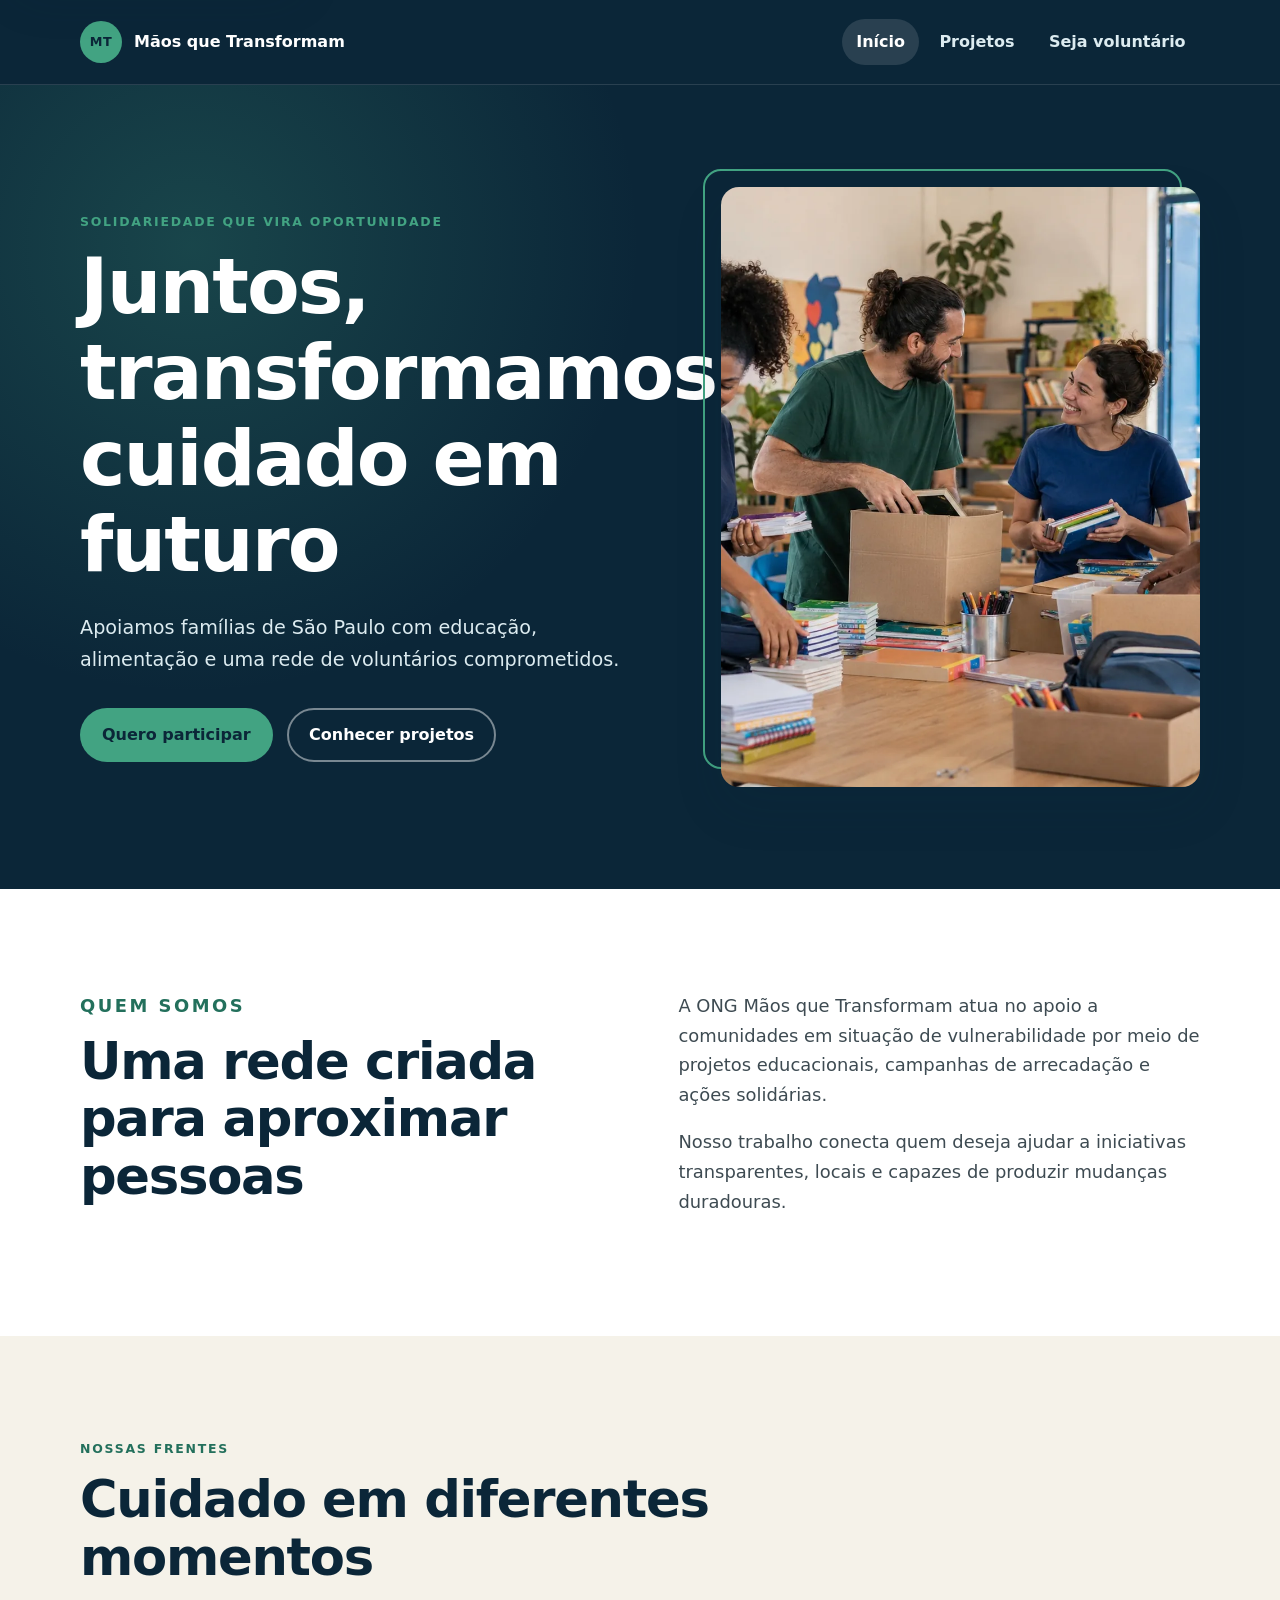
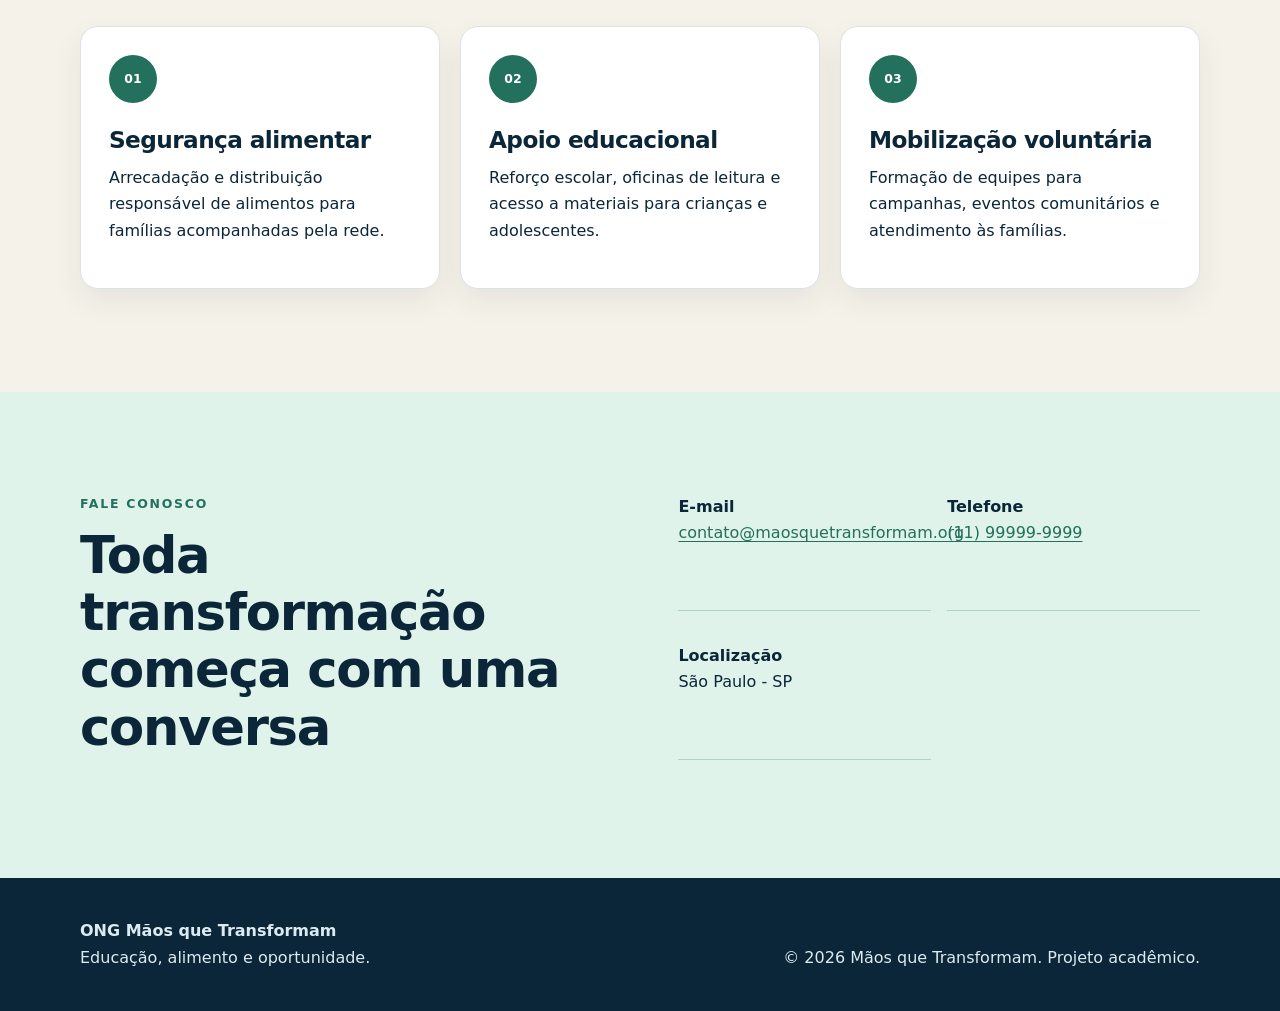
<file: index.html>
<!DOCTYPE html>
<html lang="pt-BR">
<head>
  <meta charset="UTF-8">
  <meta name="viewport" content="width=device-width, initial-scale=1.0">
  <meta name="description" content="Conheça a ONG Mãos que Transformam e participe de ações de educação e segurança alimentar.">
  <title>Início | ONG Mãos que Transformam</title>
  <link rel="stylesheet" href="css/estilos.css">
</head>
<body>
  <a class="skip-link" href="#conteudo">Ir para o conteúdo principal</a>

  <header class="cabecalho">
    <div class="container barra-navegacao">
      <a class="marca" href="index.html" aria-label="Mãos que Transformam - página inicial">
        <span class="marca-simbolo" aria-hidden="true">MT</span>
        <span>Mãos que Transformam</span>
      </a>
      <nav aria-label="Navegação principal">
        <ul class="menu">
          <li><a href="index.html" aria-current="page">Início</a></li>
          <li><a href="projetos.html">Projetos</a></li>
          <li><a href="cadastro.html">Seja voluntário</a></li>
        </ul>
      </nav>
    </div>
  </header>

  <main id="conteudo">
    <section class="hero">
      <div class="container hero-grade">
        <div class="hero-texto">
          <p class="chapeu">Solidariedade que vira oportunidade</p>
          <h1>Juntos, transformamos cuidado em futuro</h1>
          <p class="destaque">Apoiamos famílias de São Paulo com educação, alimentação e uma rede de voluntários comprometidos.</p>
          <div class="acoes">
            <a class="botao botao-primario" href="cadastro.html">Quero participar</a>
            <a class="botao botao-secundario" href="projetos.html">Conhecer projetos</a>
          </div>
        </div>
        <picture class="hero-imagem">
          <source srcset="imagens/voluntarios.webp" type="image/webp">
          <img src="imagens/voluntarios.jpg" alt="Voluntários organizando caixas de doações em uma ação comunitária" width="1600" height="1067" fetchpriority="high">
        </picture>
      </div>
    </section>

    <section class="secao" aria-labelledby="quem-somos">
      <div class="container grade-institucional">
        <div>
          <p class="chapeu">Quem somos</p>
          <h2 id="quem-somos">Uma rede criada para aproximar pessoas</h2>
        </div>
        <div>
          <p>A ONG Mãos que Transformam atua no apoio a comunidades em situação de vulnerabilidade por meio de projetos educacionais, campanhas de arrecadação e ações solidárias.</p>
          <p>Nosso trabalho conecta quem deseja ajudar a iniciativas transparentes, locais e capazes de produzir mudanças duradouras.</p>
        </div>
      </div>
    </section>

    <section class="secao secao-clara" aria-labelledby="frentes-atuacao">
      <div class="container">
        <p class="chapeu">Nossas frentes</p>
        <h2 id="frentes-atuacao">Cuidado em diferentes momentos</h2>
        <div class="grade-projetos">
          <article class="cartao cartao-icone">
            <span class="icone" aria-hidden="true">01</span>
            <h3>Segurança alimentar</h3>
            <p>Arrecadação e distribuição responsável de alimentos para famílias acompanhadas pela rede.</p>
          </article>
          <article class="cartao cartao-icone">
            <span class="icone" aria-hidden="true">02</span>
            <h3>Apoio educacional</h3>
            <p>Reforço escolar, oficinas de leitura e acesso a materiais para crianças e adolescentes.</p>
          </article>
          <article class="cartao cartao-icone">
            <span class="icone" aria-hidden="true">03</span>
            <h3>Mobilização voluntária</h3>
            <p>Formação de equipes para campanhas, eventos comunitários e atendimento às famílias.</p>
          </article>
        </div>
      </div>
    </section>

    <section class="secao contato" aria-labelledby="titulo-contato">
      <div class="container contato-grade">
        <div>
          <p class="chapeu">Fale conosco</p>
          <h2 id="titulo-contato">Toda transformação começa com uma conversa</h2>
        </div>
        <address>
          <p><strong>E-mail</strong><br><a href="mailto:contato@maosquetransformam.org">contato@maosquetransformam.org</a></p>
          <p><strong>Telefone</strong><br><a href="tel:+5511999999999">(11) 99999-9999</a></p>
          <p><strong>Localização</strong><br>São Paulo - SP</p>
        </address>
      </div>
    </section>
  </main>

  <footer class="rodape">
    <div class="container rodape-conteudo">
      <p><strong>ONG Mãos que Transformam</strong><br>Educação, alimento e oportunidade.</p>
      <p>&copy; 2026 Mãos que Transformam. Projeto acadêmico.</p>
    </div>
  </footer>
</body>
</html>
</file>
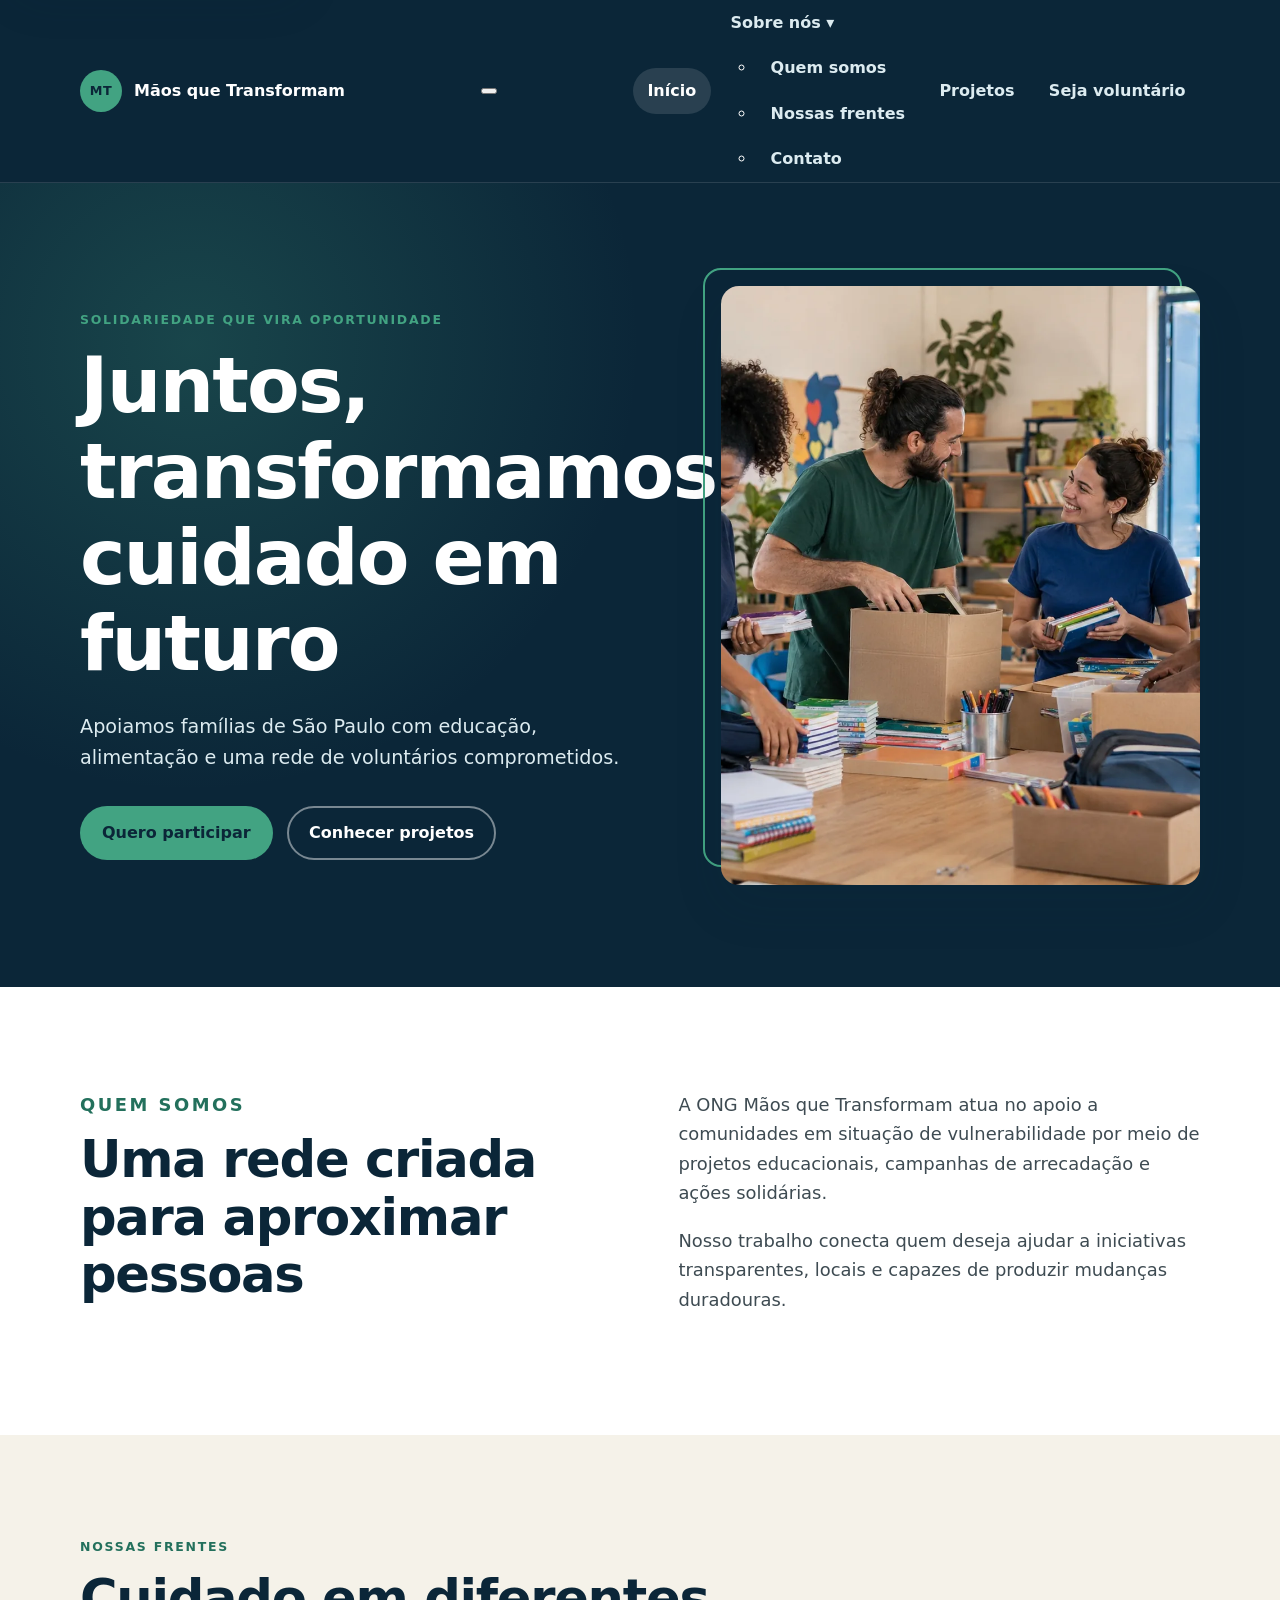
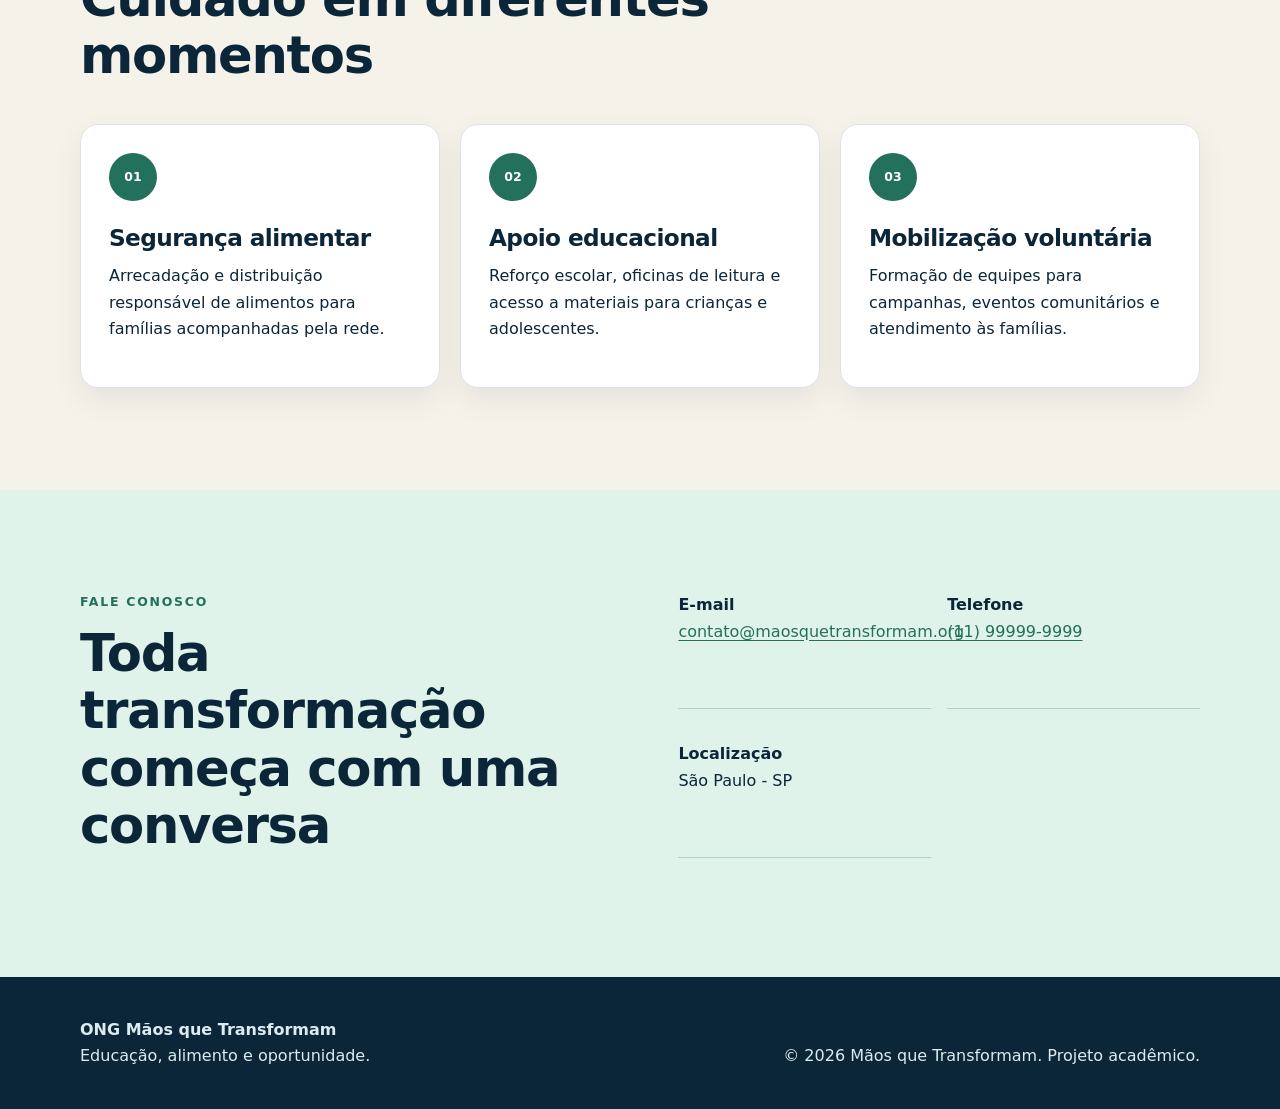
<file: html/index.html>
<!DOCTYPE html>
<html lang="pt-BR">
<head>
  <meta charset="UTF-8">
  <meta name="viewport" content="width=device-width, initial-scale=1.0">
  <meta name="description" content="Conheça a ONG Mãos que Transformam e participe de ações de educação e segurança alimentar.">
  <title>Início | ONG Mãos que Transformam</title>
  <link rel="stylesheet" href="../css/estilos.css">
  <script type="module" src="../js/navegacao.js"></script>
  <script type="module" src="../js/spa.js"></script>
</head>
<body>
  <a class="skip-link" href="#conteudo">Ir para o conteúdo principal</a>

  <header class="cabecalho">
    <div class="container barra-navegacao">
      <a class="marca" href="index.html" aria-label="Mãos que Transformam - página inicial">
        <span class="marca-simbolo" aria-hidden="true">MT</span>
        <span>Mãos que Transformam</span>
      </a>
      <button class="menu-toggle" type="button" aria-label="Abrir menu" aria-controls="menu-principal" aria-expanded="false">
        <span aria-hidden="true"></span>
        <span aria-hidden="true"></span>
        <span aria-hidden="true"></span>
      </button>
      <nav class="navegacao" id="menu-principal" aria-label="Navegação principal">
        <ul class="menu">
          <li><a href="index.html" aria-current="page">Início</a></li>
          <li class="menu-item-submenu">
            <a href="index.html#quem-somos">Sobre nós <span aria-hidden="true">▾</span></a>
            <ul class="submenu">
              <li><a href="index.html#quem-somos">Quem somos</a></li>
              <li><a href="index.html#frentes-atuacao">Nossas frentes</a></li>
              <li><a href="index.html#titulo-contato">Contato</a></li>
            </ul>
          </li>
          <li><a href="projetos.html">Projetos</a></li>
          <li><a href="cadastro.html">Seja voluntário</a></li>
        </ul>
      </nav>
    </div>
  </header>

  <main id="conteudo">
    <section class="hero">
      <div class="container hero-grade">
        <div class="hero-texto">
          <p class="chapeu">Solidariedade que vira oportunidade</p>
          <h1>Juntos, transformamos cuidado em futuro</h1>
          <p class="destaque">Apoiamos famílias de São Paulo com educação, alimentação e uma rede de voluntários comprometidos.</p>
          <div class="acoes">
            <a class="botao botao-primario" href="cadastro.html">Quero participar</a>
            <a class="botao botao-secundario" href="projetos.html">Conhecer projetos</a>
          </div>
        </div>
        <picture class="hero-imagem">
          <source srcset="../imagens/voluntarios.webp" type="image/webp">
          <img src="../imagens/voluntarios.jpg" alt="Voluntários organizando caixas de doações em uma ação comunitária" width="1600" height="1067">
        </picture>
      </div>
    </section>

    <section class="secao" aria-labelledby="quem-somos">
      <div class="container grade-institucional">
        <div>
          <p class="chapeu">Quem somos</p>
          <h2 id="quem-somos">Uma rede criada para aproximar pessoas</h2>
        </div>
        <div>
          <p>A ONG Mãos que Transformam atua no apoio a comunidades em situação de vulnerabilidade por meio de projetos educacionais, campanhas de arrecadação e ações solidárias.</p>
          <p>Nosso trabalho conecta quem deseja ajudar a iniciativas transparentes, locais e capazes de produzir mudanças duradouras.</p>
        </div>
      </div>
    </section>

    <section class="secao secao-clara" aria-labelledby="frentes-atuacao">
      <div class="container">
        <p class="chapeu">Nossas frentes</p>
        <h2 id="frentes-atuacao">Cuidado em diferentes momentos</h2>
        <div class="grade-projetos">
          <article class="cartao cartao-icone">
            <span class="icone" aria-hidden="true">01</span>
            <h3>Segurança alimentar</h3>
            <p>Arrecadação e distribuição responsável de alimentos para famílias acompanhadas pela rede.</p>
          </article>
          <article class="cartao cartao-icone">
            <span class="icone" aria-hidden="true">02</span>
            <h3>Apoio educacional</h3>
            <p>Reforço escolar, oficinas de leitura e acesso a materiais para crianças e adolescentes.</p>
          </article>
          <article class="cartao cartao-icone">
            <span class="icone" aria-hidden="true">03</span>
            <h3>Mobilização voluntária</h3>
            <p>Formação de equipes para campanhas, eventos comunitários e atendimento às famílias.</p>
          </article>
        </div>
      </div>
    </section>

    <section class="secao contato" aria-labelledby="titulo-contato">
      <div class="container contato-grade">
        <div>
          <p class="chapeu">Fale conosco</p>
          <h2 id="titulo-contato">Toda transformação começa com uma conversa</h2>
        </div>
        <address>
          <p><strong>E-mail</strong><br><a href="mailto:contato@maosquetransformam.org">contato@maosquetransformam.org</a></p>
          <p><strong>Telefone</strong><br><a href="tel:+5511999999999">(11) 99999-9999</a></p>
          <p><strong>Localização</strong><br>São Paulo - SP</p>
        </address>
      </div>
    </section>
  </main>

  <footer class="rodape">
    <div class="container rodape-conteudo">
      <p><strong>ONG Mãos que Transformam</strong><br>Educação, alimento e oportunidade.</p>
      <p>&copy; 2026 Mãos que Transformam. Projeto acadêmico.</p>
    </div>
  </footer>
</body>
</html>
</file>
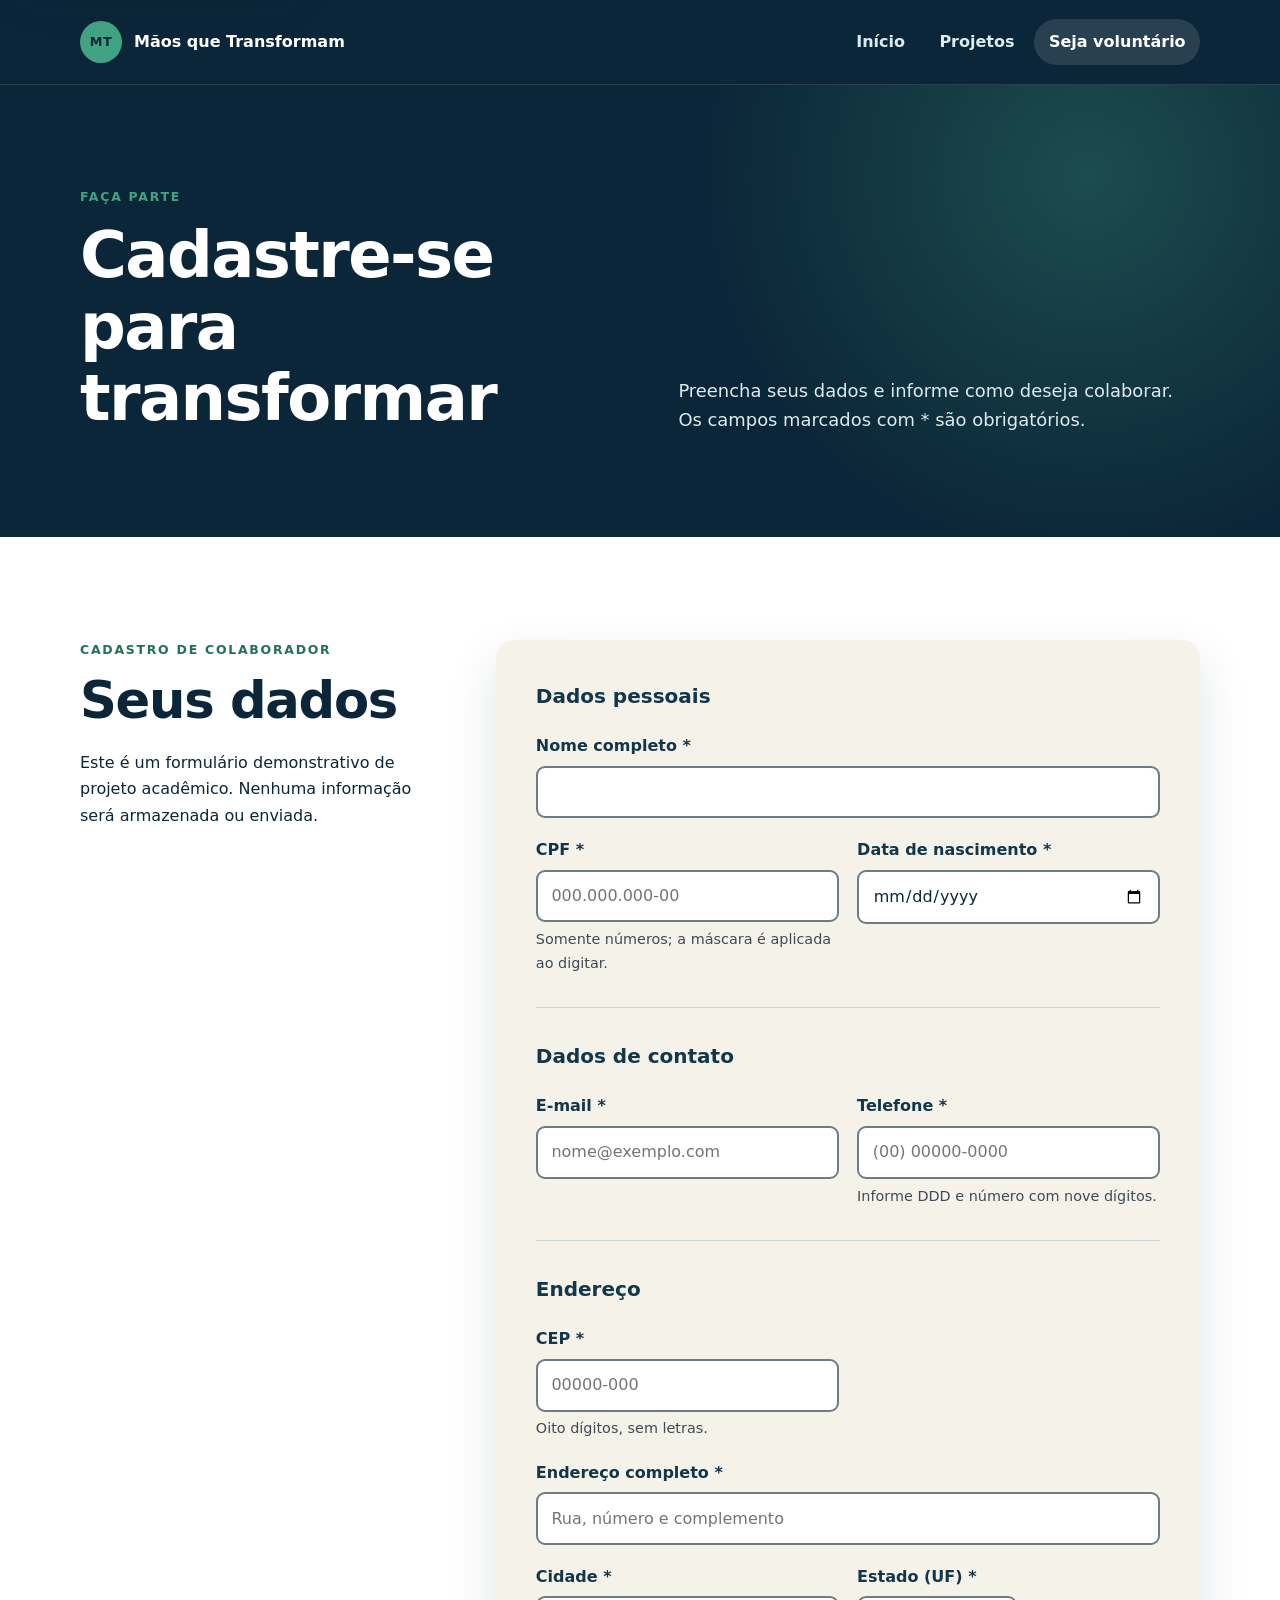
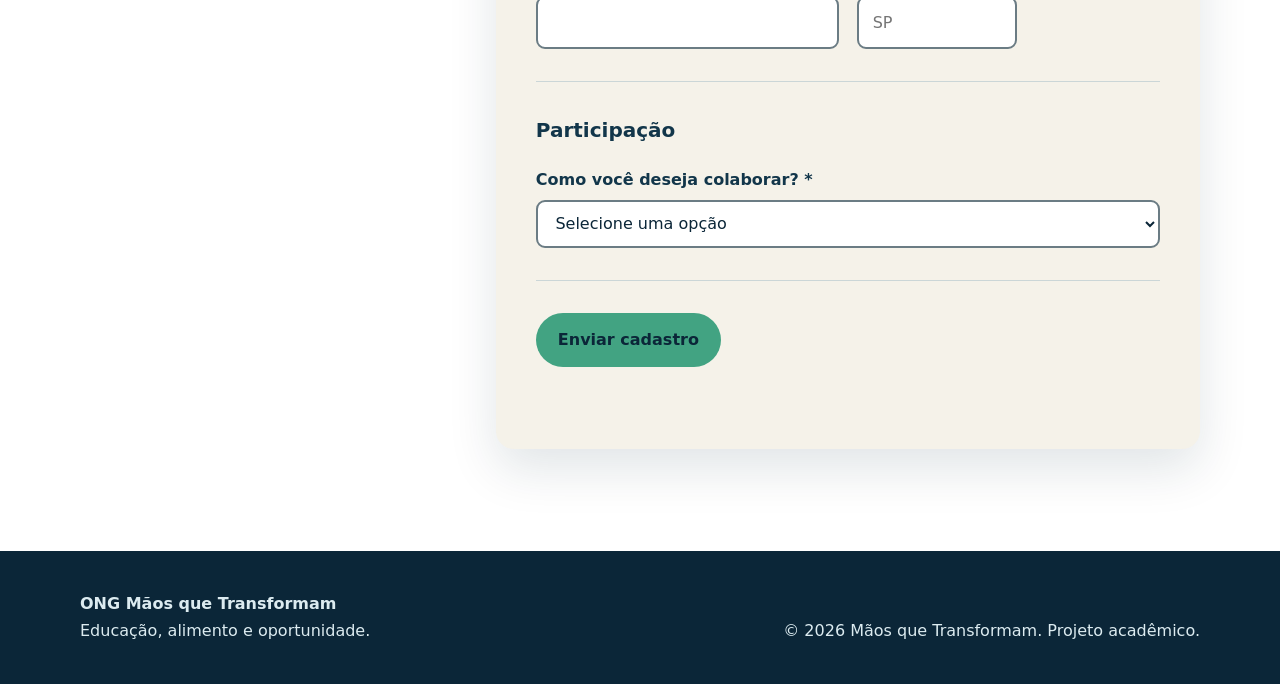
<file: cadastro.html>
<!DOCTYPE html>
<html lang="pt-BR">
<head>
  <meta charset="UTF-8">
  <meta name="viewport" content="width=device-width, initial-scale=1.0">
  <meta name="description" content="Cadastre-se para apoiar os projetos da ONG Mãos que Transformam.">
  <title>Cadastro | ONG Mãos que Transformam</title>
  <link rel="stylesheet" href="css/estilos.css">
  <script type="module" src="js/mascaras.js"></script>
</head>
<body>
  <a class="skip-link" href="#conteudo">Ir para o conteúdo principal</a>

  <header class="cabecalho">
    <div class="container barra-navegacao">
      <a class="marca" href="index.html" aria-label="Mãos que Transformam - página inicial">
        <span class="marca-simbolo" aria-hidden="true">MT</span>
        <span>Mãos que Transformam</span>
      </a>
      <nav aria-label="Navegação principal">
        <ul class="menu">
          <li><a href="index.html">Início</a></li>
          <li><a href="projetos.html">Projetos</a></li>
          <li><a href="cadastro.html" aria-current="page">Seja voluntário</a></li>
        </ul>
      </nav>
    </div>
  </header>

  <main id="conteudo">
    <section class="titulo-pagina titulo-cadastro">
      <div class="container titulo-pagina-conteudo">
        <div>
          <p class="chapeu">Faça parte</p>
          <h1>Cadastre-se para transformar</h1>
        </div>
        <p>Preencha seus dados e informe como deseja colaborar. Os campos marcados com * são obrigatórios.</p>
      </div>
    </section>

    <section class="secao" aria-labelledby="titulo-formulario">
      <div class="container formulario-container">
        <div class="formulario-introducao">
          <p class="chapeu">Cadastro de colaborador</p>
          <h2 id="titulo-formulario">Seus dados</h2>
          <p>Este é um formulário demonstrativo de projeto acadêmico. Nenhuma informação será armazenada ou enviada.</p>
        </div>

        <form id="cadastro-form" action="#" method="post">
          <fieldset>
            <legend>Dados pessoais</legend>
            <div class="grade-campos">
              <div class="campo campo-largo">
                <label for="nome">Nome completo *</label>
                <input type="text" id="nome" name="nome" autocomplete="name" minlength="3" maxlength="100" required>
              </div>
              <div class="campo">
                <label for="cpf">CPF *</label>
                <input type="text" id="cpf" name="cpf" aria-describedby="dica-cpf" autocomplete="off" inputmode="numeric" placeholder="000.000.000-00" pattern="[0-9]{3}\.[0-9]{3}\.[0-9]{3}-[0-9]{2}" maxlength="14" title="Digite o CPF no formato 000.000.000-00" required>
                <p class="dica" id="dica-cpf">Somente números; a máscara é aplicada ao digitar.</p>
              </div>
              <div class="campo">
                <label for="nascimento">Data de nascimento *</label>
                <input type="date" id="nascimento" name="nascimento" autocomplete="bday" required>
              </div>
            </div>
          </fieldset>

          <fieldset>
            <legend>Dados de contato</legend>
            <div class="grade-campos">
              <div class="campo">
                <label for="email">E-mail *</label>
                <input type="email" id="email" name="email" autocomplete="email" maxlength="120" placeholder="nome@exemplo.com" required>
              </div>
              <div class="campo">
                <label for="telefone">Telefone *</label>
                <input type="tel" id="telefone" name="telefone" aria-describedby="dica-telefone" autocomplete="tel" inputmode="numeric" placeholder="(00) 00000-0000" pattern="\([0-9]{2}\) [0-9]{5}-[0-9]{4}" maxlength="15" title="Digite o telefone no formato (00) 00000-0000" required>
                <p class="dica" id="dica-telefone">Informe DDD e número com nove dígitos.</p>
              </div>
            </div>
          </fieldset>

          <fieldset>
            <legend>Endereço</legend>
            <div class="grade-campos">
              <div class="campo">
                <label for="cep">CEP *</label>
                <input type="text" id="cep" name="cep" aria-describedby="dica-cep" autocomplete="postal-code" inputmode="numeric" placeholder="00000-000" pattern="[0-9]{5}-[0-9]{3}" maxlength="9" title="Digite o CEP no formato 00000-000" required>
                <p class="dica" id="dica-cep">Oito dígitos, sem letras.</p>
              </div>
              <div class="campo campo-largo">
                <label for="endereco">Endereço completo *</label>
                <input type="text" id="endereco" name="endereco" autocomplete="address-line1" maxlength="150" placeholder="Rua, número e complemento" required>
              </div>
              <div class="campo">
                <label for="cidade">Cidade *</label>
                <input type="text" id="cidade" name="cidade" autocomplete="address-level2" maxlength="80" required>
              </div>
              <div class="campo campo-uf">
                <label for="estado">Estado (UF) *</label>
                <input type="text" id="estado" name="estado" autocomplete="address-level1" pattern="[A-Za-z]{2}" minlength="2" maxlength="2" placeholder="SP" title="Digite a sigla do estado com duas letras" required>
              </div>
            </div>
          </fieldset>

          <fieldset>
            <legend>Participação</legend>
            <!-- Um único controle mantém o cadastro dentro do limite de dez campos. -->
            <label for="participacao">Como você deseja colaborar? *</label>
            <select id="participacao" name="participacao" required>
              <option value="">Selecione uma opção</option>
              <option value="voluntariado">Trabalho voluntário</option>
              <option value="doacao">Contribuição financeira</option>
            </select>
          </fieldset>

          <button class="botao botao-primario" type="submit" disabled>Enviar cadastro</button>
          <noscript>Ative o JavaScript para usar as máscaras e validar o cadastro demonstrativo.</noscript>
          <p id="mensagem-formulario" class="mensagem-formulario" role="status" aria-live="polite" tabindex="-1"></p>
        </form>
      </div>
    </section>
  </main>

  <footer class="rodape">
    <div class="container rodape-conteudo">
      <p><strong>ONG Mãos que Transformam</strong><br>Educação, alimento e oportunidade.</p>
      <p>&copy; 2026 Mãos que Transformam. Projeto acadêmico.</p>
    </div>
  </footer>
</body>
</html>
</file>
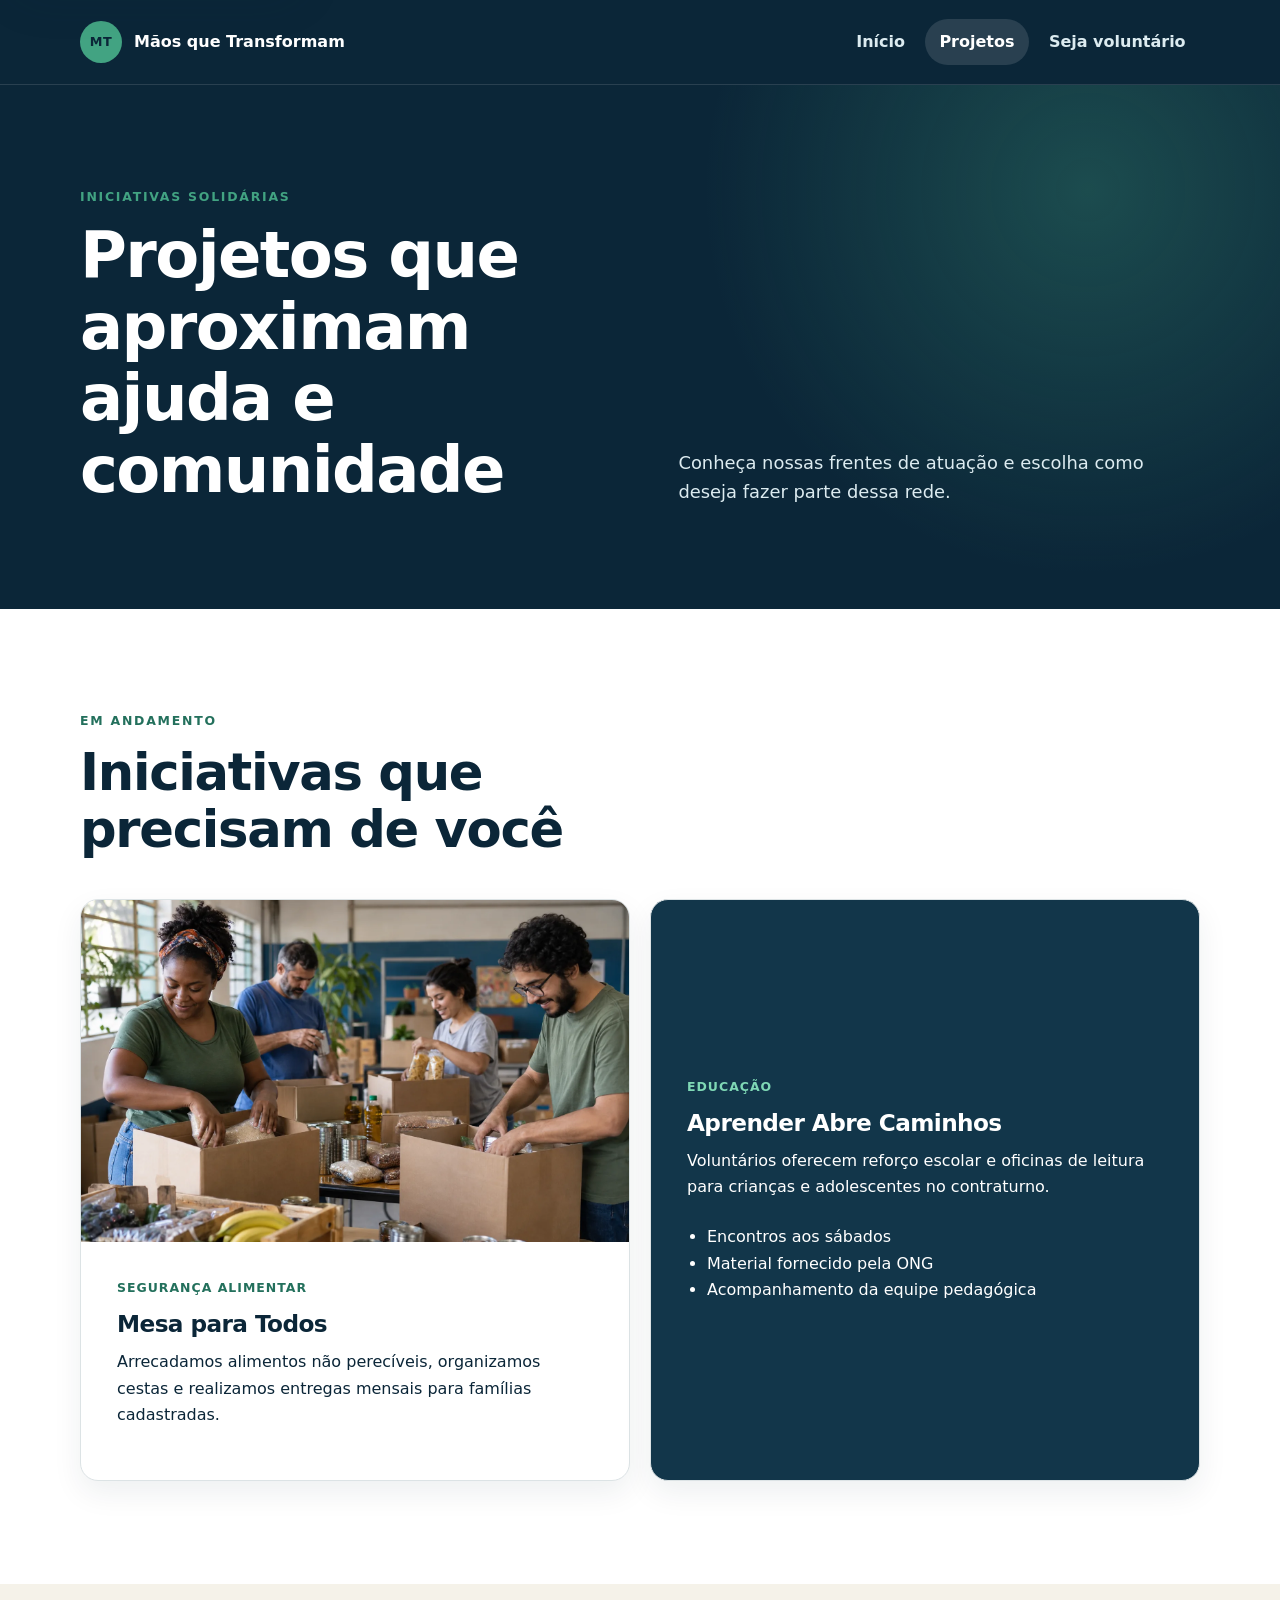
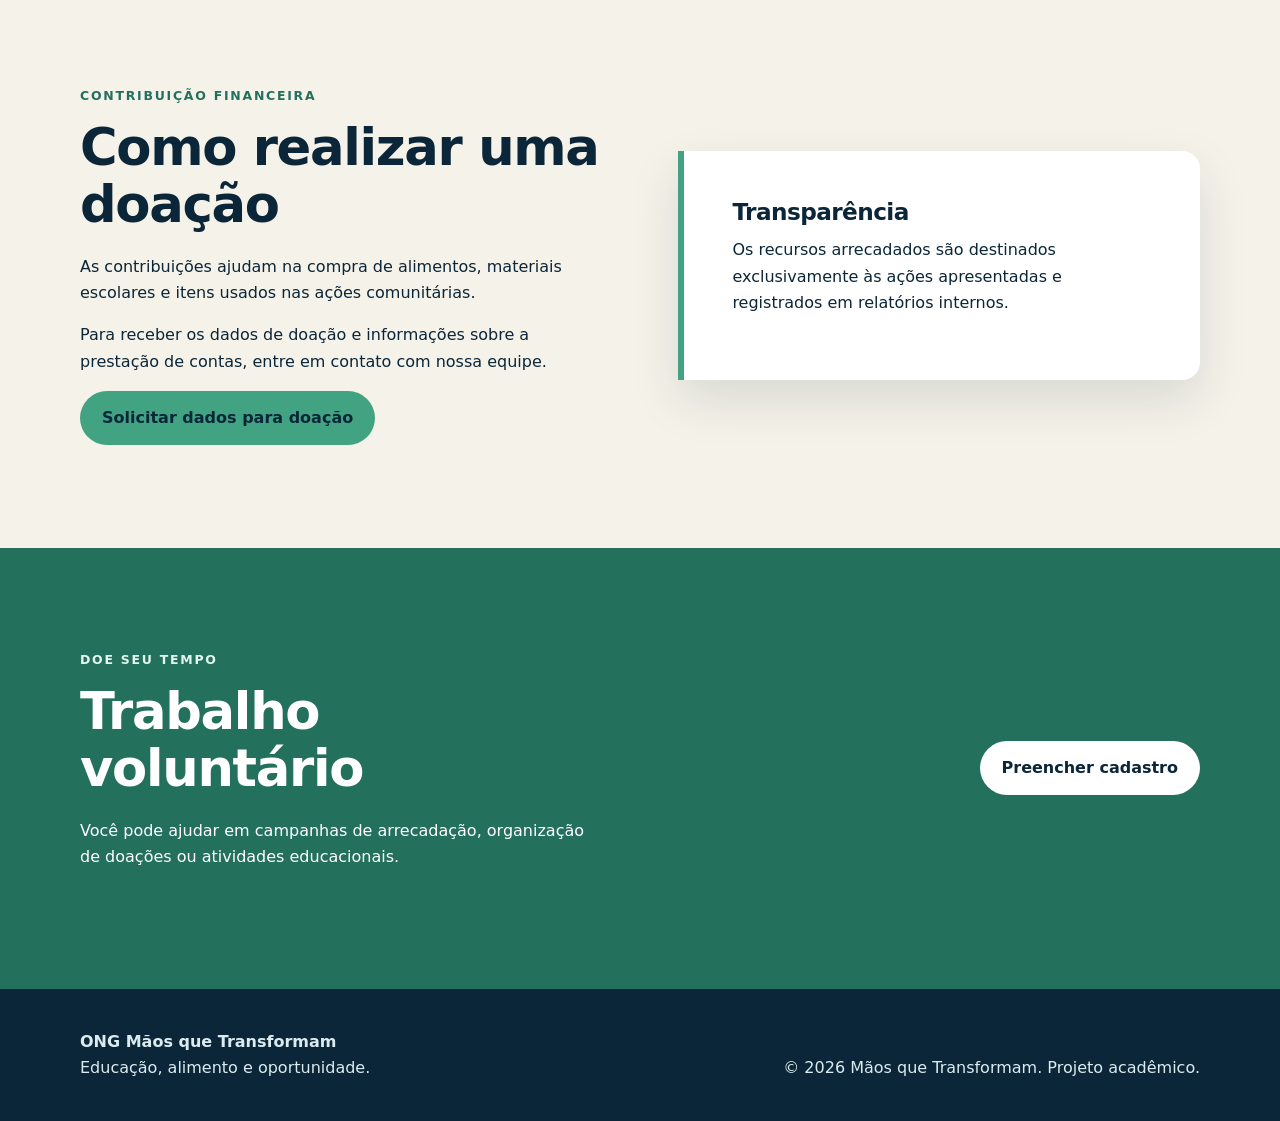
<file: projetos.html>
<!DOCTYPE html>
<html lang="pt-BR">
<head>
  <meta charset="UTF-8">
  <meta name="viewport" content="width=device-width, initial-scale=1.0">
  <meta name="description" content="Conheça os projetos solidários e as formas de apoiar a ONG Mãos que Transformam.">
  <title>Projetos | ONG Mãos que Transformam</title>
  <link rel="stylesheet" href="css/estilos.css">
</head>
<body>
  <a class="skip-link" href="#conteudo">Ir para o conteúdo principal</a>

  <header class="cabecalho">
    <div class="container barra-navegacao">
      <a class="marca" href="index.html" aria-label="Mãos que Transformam - página inicial">
        <span class="marca-simbolo" aria-hidden="true">MT</span>
        <span>Mãos que Transformam</span>
      </a>
      <nav aria-label="Navegação principal">
        <ul class="menu">
          <li><a href="index.html">Início</a></li>
          <li><a href="projetos.html" aria-current="page">Projetos</a></li>
          <li><a href="cadastro.html">Seja voluntário</a></li>
        </ul>
      </nav>
    </div>
  </header>

  <main id="conteudo">
    <section class="titulo-pagina">
      <div class="container titulo-pagina-conteudo">
        <div>
          <p class="chapeu">Iniciativas solidárias</p>
          <h1>Projetos que aproximam ajuda e comunidade</h1>
        </div>
        <p>Conheça nossas frentes de atuação e escolha como deseja fazer parte dessa rede.</p>
      </div>
    </section>

    <section class="secao" aria-labelledby="projetos-em-andamento">
      <div class="container">
        <p class="chapeu">Em andamento</p>
        <h2 id="projetos-em-andamento">Iniciativas que precisam de você</h2>
        <div class="grade-projetos grade-projetos-destaque">
          <article class="cartao projeto">
            <picture>
              <source srcset="imagens/projeto-alimentos.webp" type="image/webp">
              <img src="imagens/projeto-alimentos.jpg" alt="Voluntários separando alimentos para montar cestas básicas" width="1600" height="1067" loading="lazy" decoding="async">
            </picture>
            <div class="cartao-conteudo">
              <p class="etiqueta">Segurança alimentar</p>
              <h3>Mesa para Todos</h3>
              <p>Arrecadamos alimentos não perecíveis, organizamos cestas e realizamos entregas mensais para famílias cadastradas.</p>
            </div>
          </article>
          <article class="cartao projeto projeto-textual">
            <div class="cartao-conteudo">
              <p class="etiqueta">Educação</p>
              <h3>Aprender Abre Caminhos</h3>
              <p>Voluntários oferecem reforço escolar e oficinas de leitura para crianças e adolescentes no contraturno.</p>
              <ul class="lista-destaques">
                <li>Encontros aos sábados</li>
                <li>Material fornecido pela ONG</li>
                <li>Acompanhamento da equipe pedagógica</li>
              </ul>
            </div>
          </article>
        </div>
      </div>
    </section>

    <section class="secao secao-clara" aria-labelledby="como-doar">
      <div class="container grade-apoio">
        <div>
          <p class="chapeu">Contribuição financeira</p>
          <h2 id="como-doar">Como realizar uma doação</h2>
          <p>As contribuições ajudam na compra de alimentos, materiais escolares e itens usados nas ações comunitárias.</p>
          <p>Para receber os dados de doação e informações sobre a prestação de contas, entre em contato com nossa equipe.</p>
          <a class="botao botao-primario" href="mailto:contato@maosquetransformam.org?subject=Quero%20realizar%20uma%20doação">Solicitar dados para doação</a>
        </div>
        <aside class="nota" aria-label="Compromisso com a transparência">
          <h3>Transparência</h3>
          <p>Os recursos arrecadados são destinados exclusivamente às ações apresentadas e registrados em relatórios internos.</p>
        </aside>
      </div>
    </section>

    <section class="secao chamada" aria-labelledby="trabalho-voluntario">
      <div class="container chamada-conteudo">
        <div>
          <p class="chapeu">Doe seu tempo</p>
          <h2 id="trabalho-voluntario">Trabalho voluntário</h2>
          <p>Você pode ajudar em campanhas de arrecadação, organização de doações ou atividades educacionais.</p>
        </div>
        <a class="botao botao-claro" href="cadastro.html">Preencher cadastro</a>
      </div>
    </section>
  </main>

  <footer class="rodape">
    <div class="container rodape-conteudo">
      <p><strong>ONG Mãos que Transformam</strong><br>Educação, alimento e oportunidade.</p>
      <p>&copy; 2026 Mãos que Transformam. Projeto acadêmico.</p>
    </div>
  </footer>
</body>
</html>
</file>
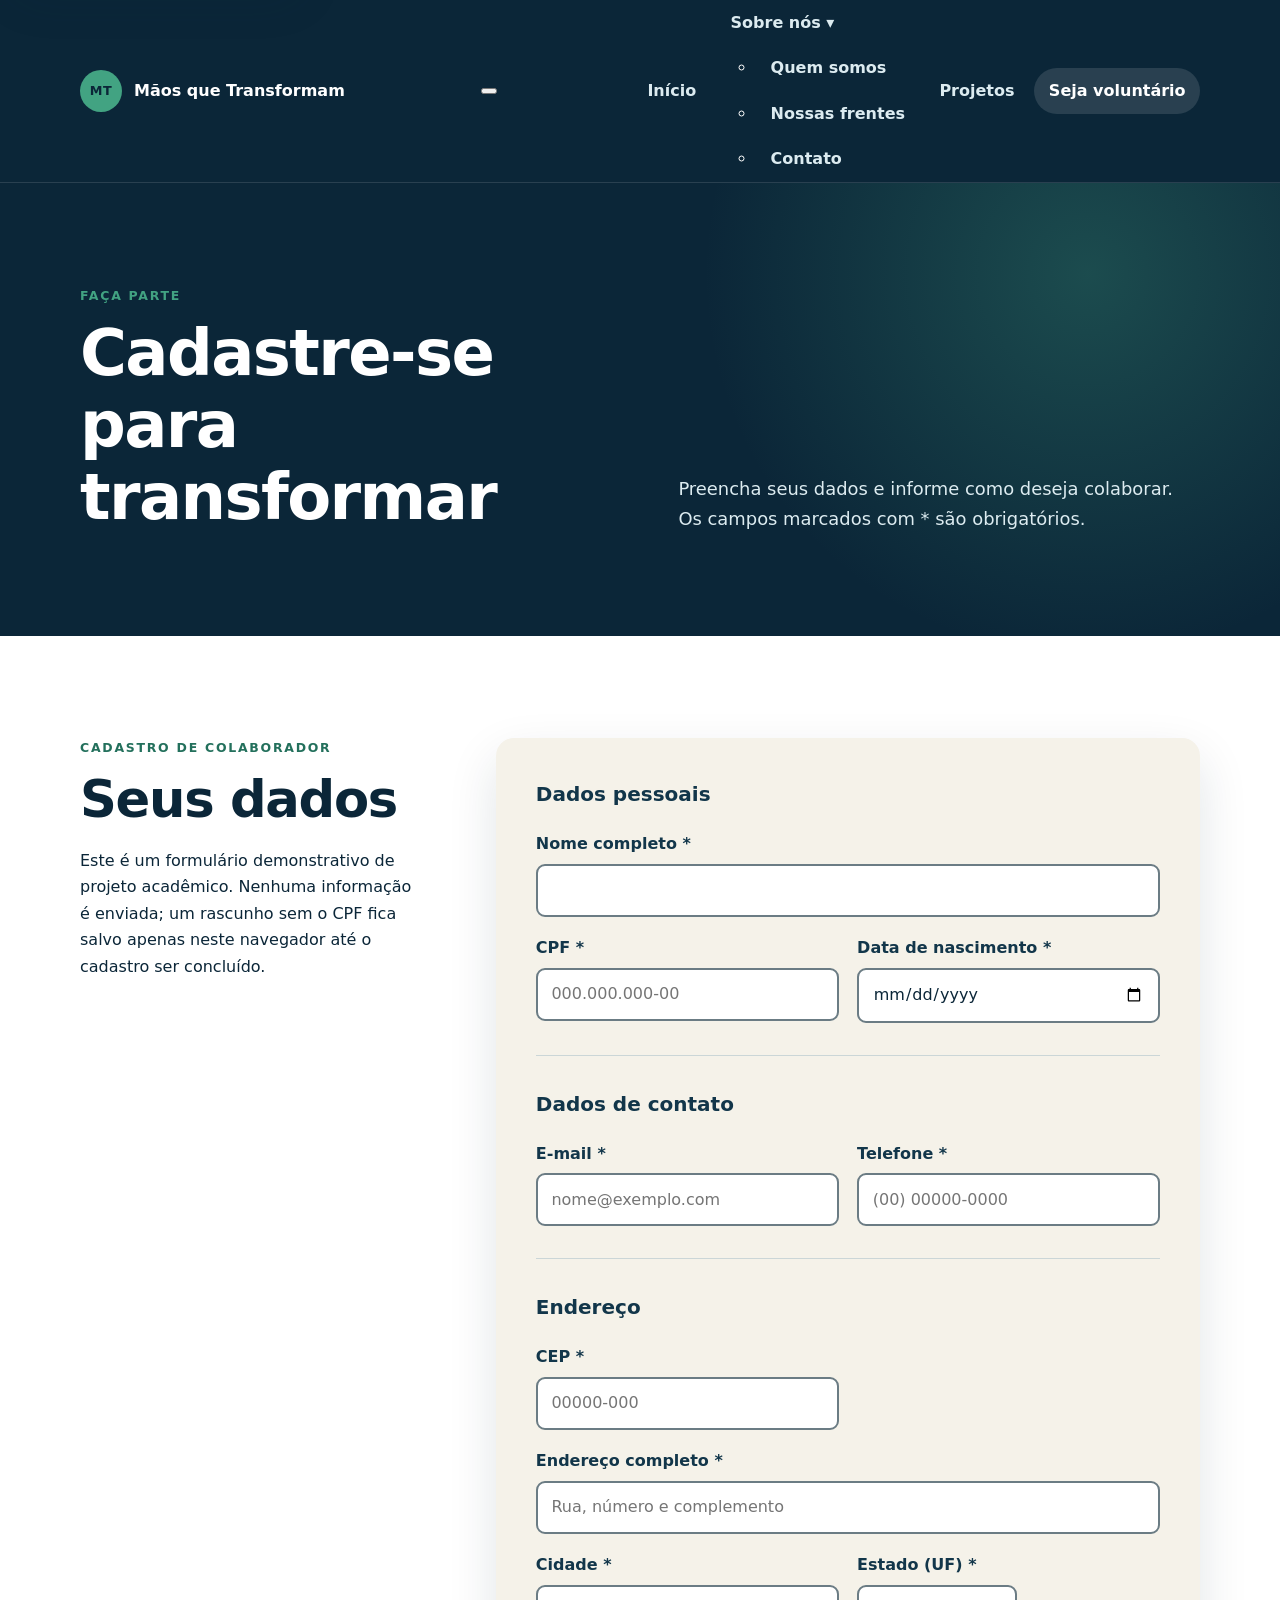
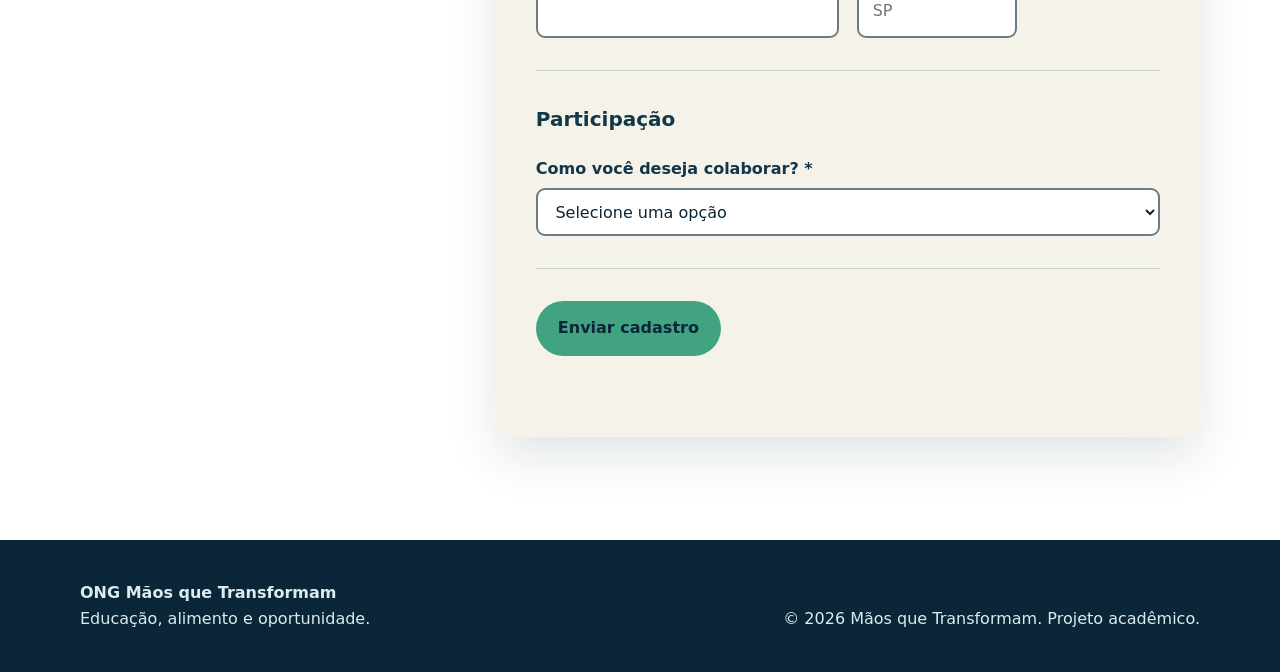
<file: html/cadastro.html>
<!DOCTYPE html>
<html lang="pt-BR">
<head>
  <meta charset="UTF-8">
  <meta name="viewport" content="width=device-width, initial-scale=1.0">
  <meta name="description" content="Cadastre-se para apoiar os projetos da ONG Mãos que Transformam.">
  <title>Cadastro | ONG Mãos que Transformam</title>
  <link rel="stylesheet" href="../css/estilos.css">
  <script type="module" src="../js/mascaras.js"></script>
  <script type="module" src="../js/navegacao.js"></script>
  <script type="module" src="../js/spa.js"></script>
</head>
<body>
  <a class="skip-link" href="#conteudo">Ir para o conteúdo principal</a>

  <header class="cabecalho">
    <div class="container barra-navegacao">
      <a class="marca" href="index.html" aria-label="Mãos que Transformam - página inicial">
        <span class="marca-simbolo" aria-hidden="true">MT</span>
        <span>Mãos que Transformam</span>
      </a>
      <button class="menu-toggle" type="button" aria-label="Abrir menu" aria-controls="menu-principal" aria-expanded="false">
        <span aria-hidden="true"></span>
        <span aria-hidden="true"></span>
        <span aria-hidden="true"></span>
      </button>
      <nav class="navegacao" id="menu-principal" aria-label="Navegação principal">
        <ul class="menu">
          <li><a href="index.html">Início</a></li>
          <li class="menu-item-submenu">
            <a href="index.html#quem-somos">Sobre nós <span aria-hidden="true">▾</span></a>
            <ul class="submenu">
              <li><a href="index.html#quem-somos">Quem somos</a></li>
              <li><a href="index.html#frentes-atuacao">Nossas frentes</a></li>
              <li><a href="index.html#titulo-contato">Contato</a></li>
            </ul>
          </li>
          <li><a href="projetos.html">Projetos</a></li>
          <li><a href="cadastro.html" aria-current="page">Seja voluntário</a></li>
        </ul>
      </nav>
    </div>
  </header>

  <main id="conteudo">
    <section class="titulo-pagina titulo-cadastro">
      <div class="container titulo-pagina-conteudo">
        <div>
          <p class="chapeu">Faça parte</p>
          <h1>Cadastre-se para transformar</h1>
        </div>
        <p>Preencha seus dados e informe como deseja colaborar. Os campos marcados com * são obrigatórios.</p>
      </div>
    </section>

    <section class="secao" aria-labelledby="titulo-formulario">
      <div class="container formulario-container">
        <div class="formulario-introducao">
          <p class="chapeu">Cadastro de colaborador</p>
          <h2 id="titulo-formulario">Seus dados</h2>
          <p>Este é um formulário demonstrativo de projeto acadêmico. Nenhuma informação é enviada; um rascunho sem o CPF fica salvo apenas neste navegador até o cadastro ser concluído.</p>
        </div>

        <form id="cadastro-form" action="#" method="post">
          <fieldset>
            <legend>Dados pessoais</legend>
            <div class="grade-campos">
              <div class="campo campo-largo">
                <label for="nome">Nome completo *</label>
                <input type="text" id="nome" name="nome" autocomplete="name" minlength="3" maxlength="100" required>
              </div>
              <div class="campo">
                <label for="cpf">CPF *</label>
                <input type="text" id="cpf" name="cpf" autocomplete="off" inputmode="numeric" placeholder="000.000.000-00" pattern="[0-9]{3}\.[0-9]{3}\.[0-9]{3}-[0-9]{2}" maxlength="14" title="Digite o CPF no formato 000.000.000-00" required>
              </div>
              <div class="campo">
                <label for="nascimento">Data de nascimento *</label>
                <input type="date" id="nascimento" name="nascimento" autocomplete="bday" required>
              </div>
            </div>
          </fieldset>

          <fieldset>
            <legend>Dados de contato</legend>
            <div class="grade-campos">
              <div class="campo">
                <label for="email">E-mail *</label>
                <input type="email" id="email" name="email" autocomplete="email" maxlength="120" placeholder="nome@exemplo.com" required>
              </div>
              <div class="campo">
                <label for="telefone">Telefone *</label>
                <input type="tel" id="telefone" name="telefone" autocomplete="tel" inputmode="numeric" placeholder="(00) 00000-0000" pattern="\([0-9]{2}\) [0-9]{5}-[0-9]{4}" maxlength="15" title="Digite o telefone no formato (00) 00000-0000" required>
              </div>
            </div>
          </fieldset>

          <fieldset>
            <legend>Endereço</legend>
            <div class="grade-campos">
              <div class="campo">
                <label for="cep">CEP *</label>
                <input type="text" id="cep" name="cep" autocomplete="postal-code" inputmode="numeric" placeholder="00000-000" pattern="[0-9]{5}-[0-9]{3}" maxlength="9" title="Digite o CEP no formato 00000-000" required>
              </div>
              <div class="campo campo-largo">
                <label for="endereco">Endereço completo *</label>
                <input type="text" id="endereco" name="endereco" autocomplete="address-line1" maxlength="150" placeholder="Rua, número e complemento" required>
              </div>
              <div class="campo">
                <label for="cidade">Cidade *</label>
                <input type="text" id="cidade" name="cidade" autocomplete="address-level2" maxlength="80" required>
              </div>
              <div class="campo campo-uf">
                <label for="estado">Estado (UF) *</label>
                <input type="text" id="estado" name="estado" autocomplete="address-level1" pattern="[A-Za-z]{2}" minlength="2" maxlength="2" placeholder="SP" title="Digite a sigla do estado com duas letras" required>
              </div>
            </div>
          </fieldset>

          <fieldset>
            <legend>Participação</legend>
            <!-- Um único controle mantém o cadastro dentro do limite de dez campos. -->
            <div class="campo">
              <label for="participacao">Como você deseja colaborar? *</label>
              <select id="participacao" name="participacao" required>
                <option value="">Selecione uma opção</option>
                <option value="voluntariado">Trabalho voluntário</option>
                <option value="doacao">Contribuição financeira</option>
              </select>
            </div>
          </fieldset>

          <button class="botao botao-primario" type="submit" disabled>Enviar cadastro</button>
          <noscript>Ative o JavaScript para usar as máscaras e validar o cadastro demonstrativo.</noscript>
          <p id="mensagem-formulario" class="mensagem-formulario" role="status" aria-live="polite"></p>
        </form>
      </div>
    </section>
  </main>

  <footer class="rodape">
    <div class="container rodape-conteudo">
      <p><strong>ONG Mãos que Transformam</strong><br>Educação, alimento e oportunidade.</p>
      <p>&copy; 2026 Mãos que Transformam. Projeto acadêmico.</p>
    </div>
  </footer>
</body>
</html>
</file>
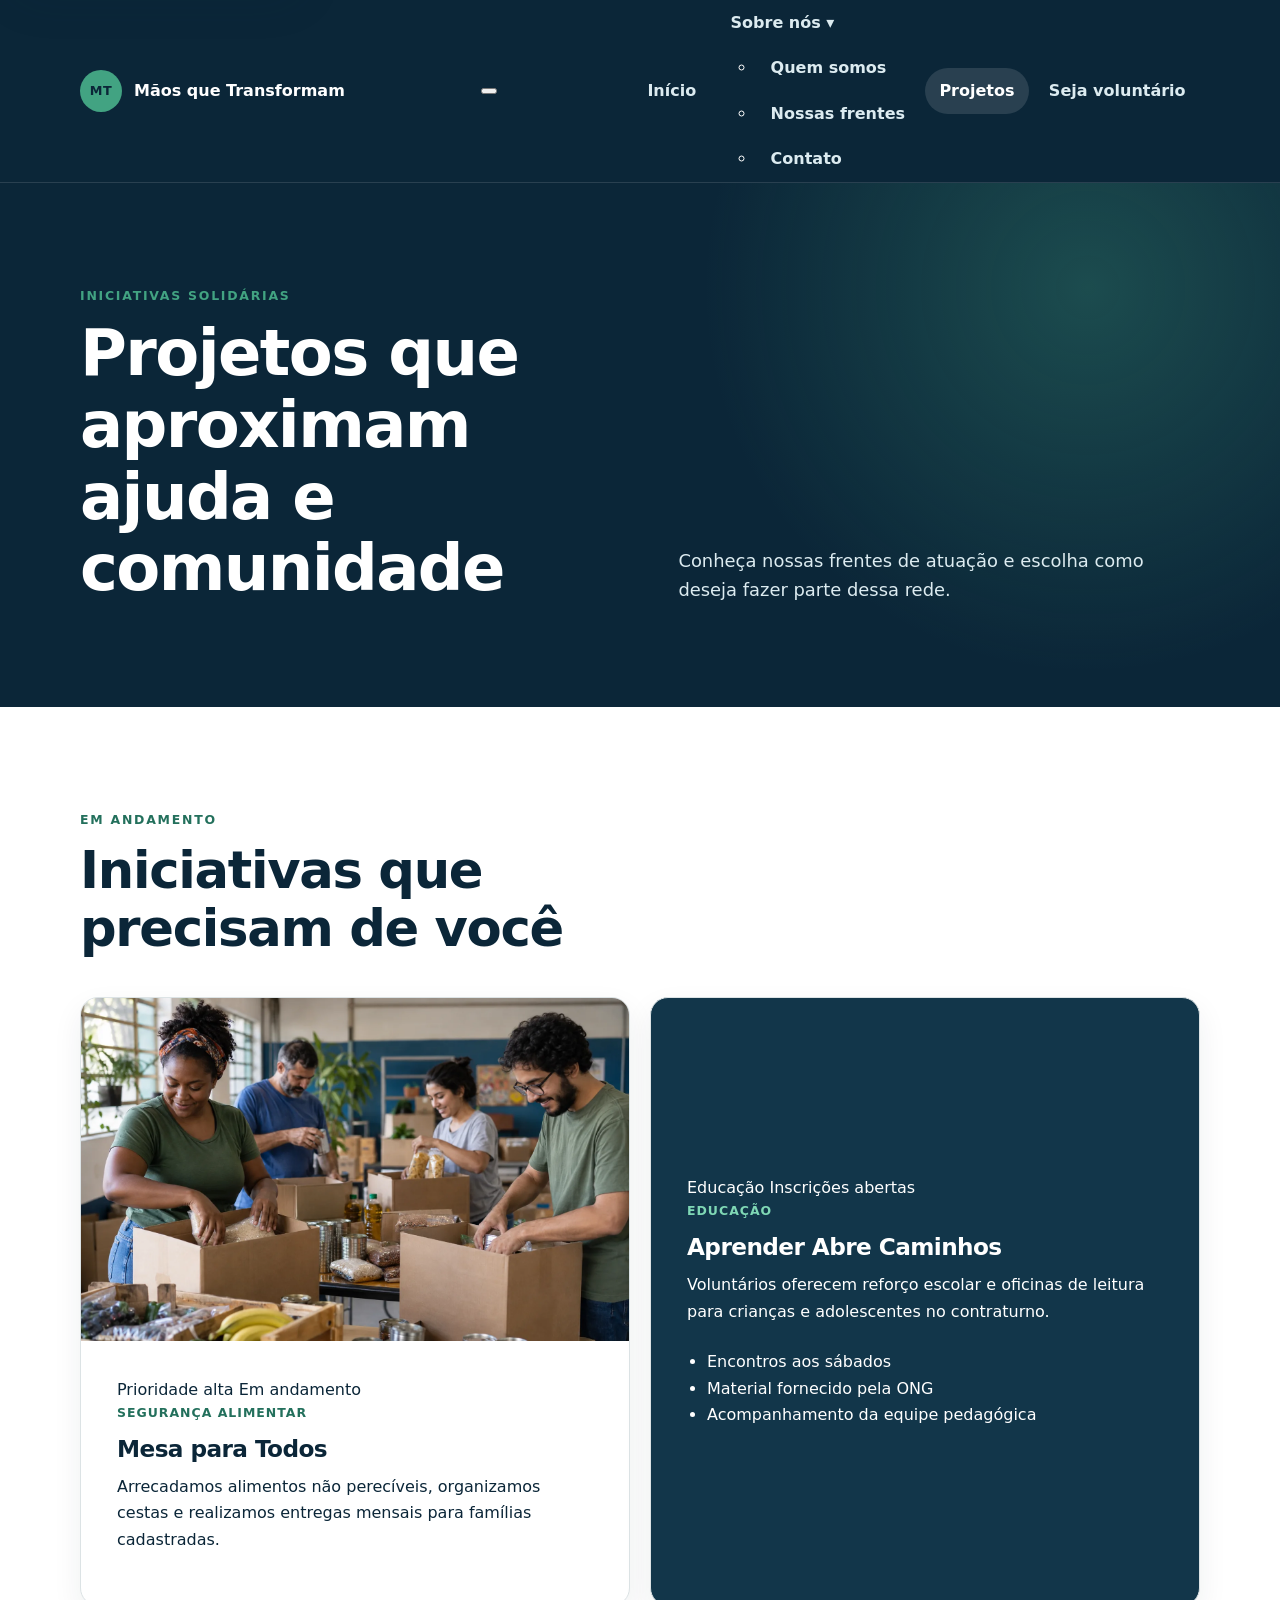
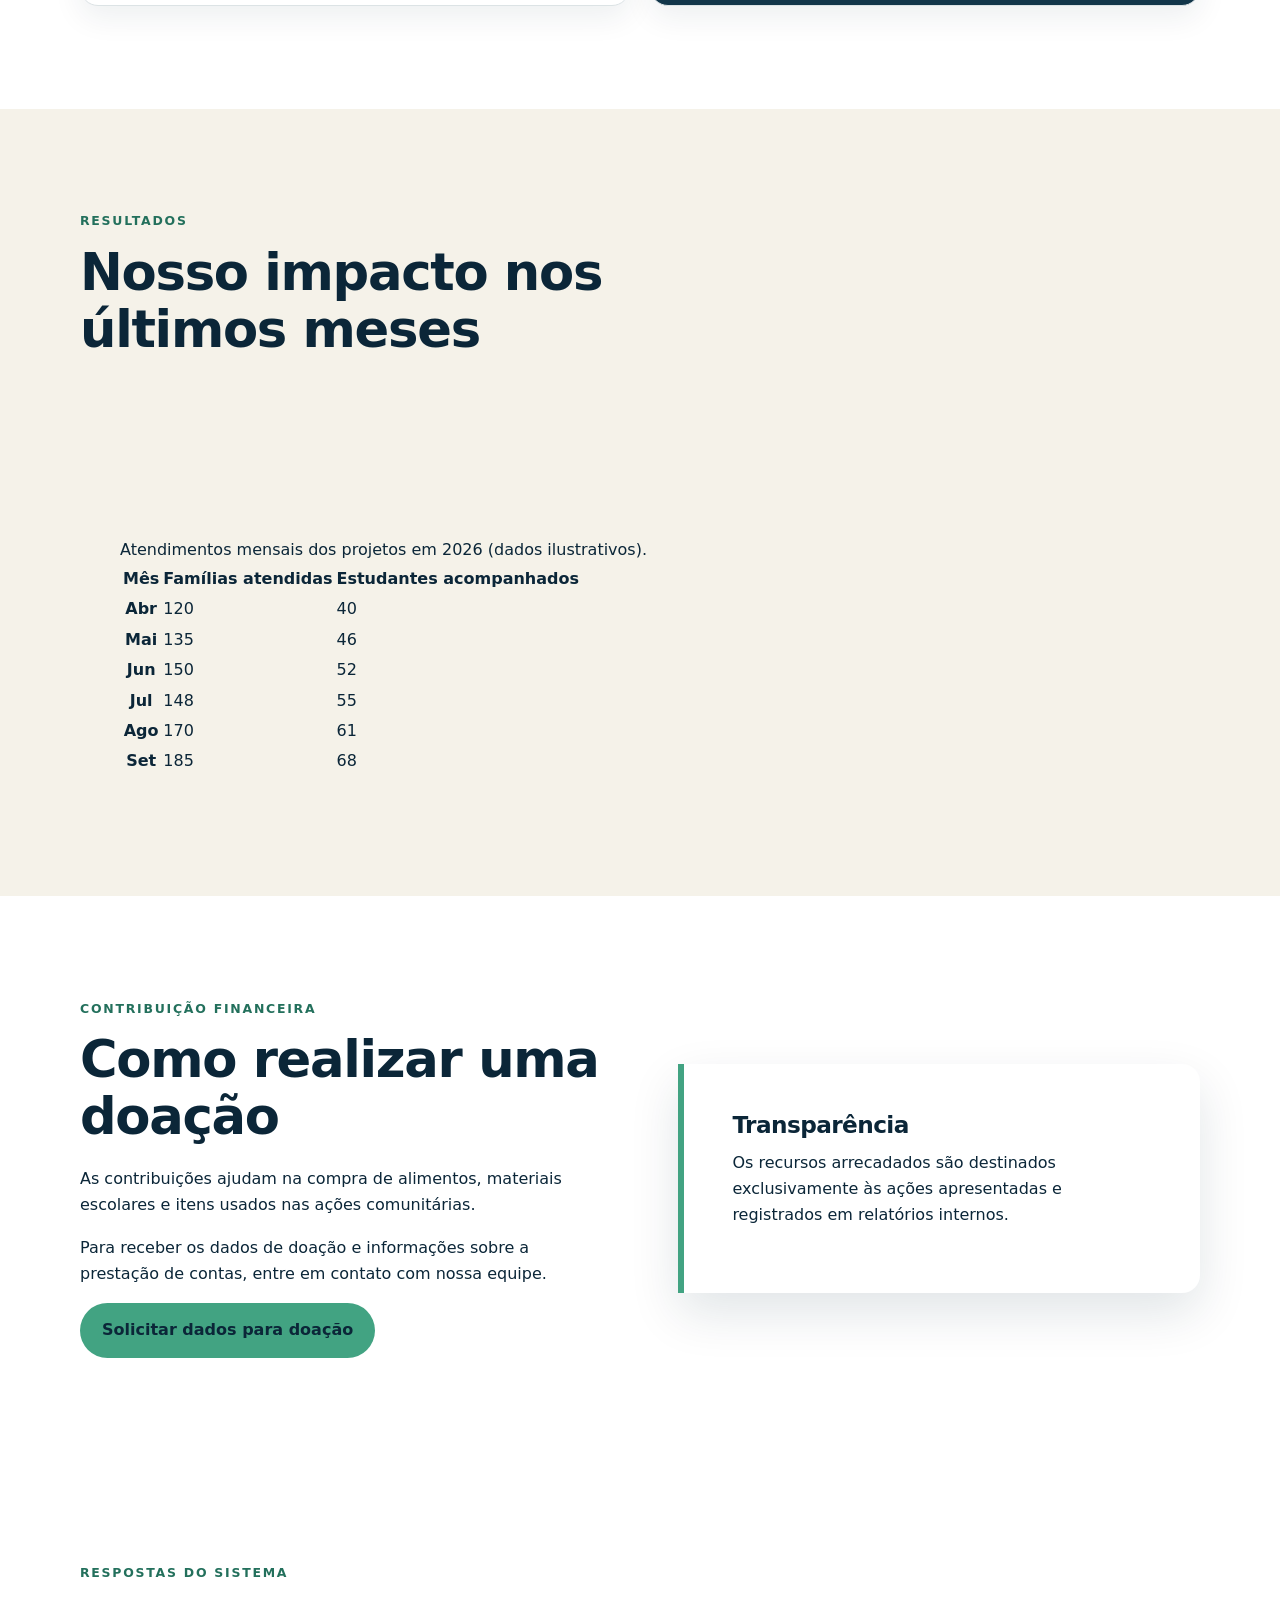
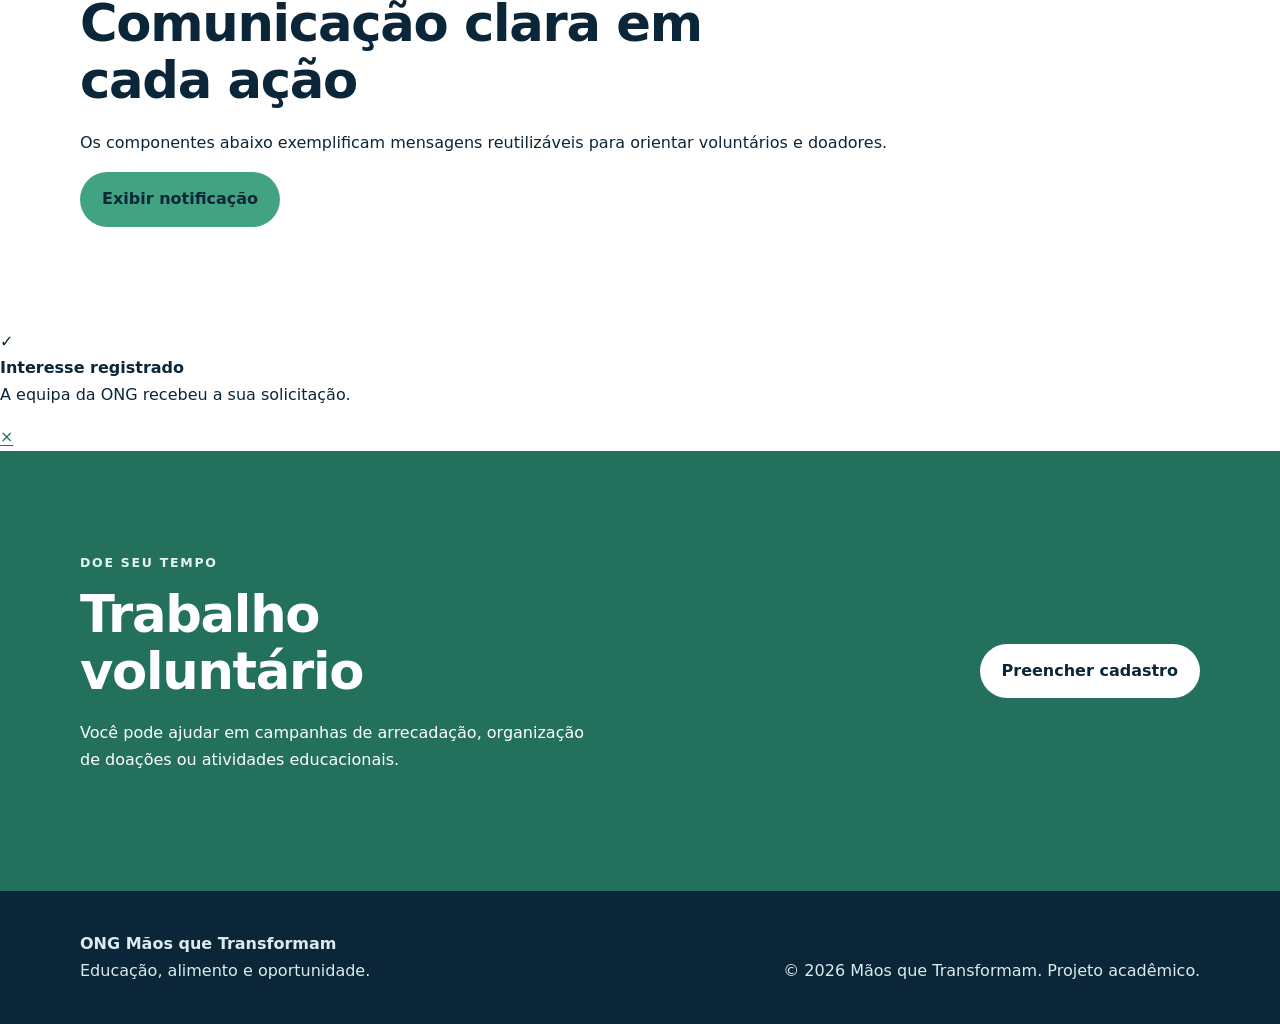
<file: html/projetos.html>
<!DOCTYPE html>
<html lang="pt-BR">
<head>
  <meta charset="UTF-8">
  <meta name="viewport" content="width=device-width, initial-scale=1.0">
  <meta name="description" content="Conheça os projetos solidários e as formas de apoiar a ONG Mãos que Transformam.">
  <title>Projetos | ONG Mãos que Transformam</title>
  <link rel="stylesheet" href="../css/estilos.css">
  <script type="module" src="../js/navegacao.js"></script>
  <script type="module" src="../js/spa.js"></script>
</head>
<body>
  <a class="skip-link" href="#conteudo">Ir para o conteúdo principal</a>

  <header class="cabecalho">
    <div class="container barra-navegacao">
      <a class="marca" href="index.html" aria-label="Mãos que Transformam - página inicial">
        <span class="marca-simbolo" aria-hidden="true">MT</span>
        <span>Mãos que Transformam</span>
      </a>
      <button class="menu-toggle" type="button" aria-label="Abrir menu" aria-controls="menu-principal" aria-expanded="false">
        <span aria-hidden="true"></span>
        <span aria-hidden="true"></span>
        <span aria-hidden="true"></span>
      </button>
      <nav class="navegacao" id="menu-principal" aria-label="Navegação principal">
        <ul class="menu">
          <li><a href="index.html">Início</a></li>
          <li class="menu-item-submenu">
            <a href="index.html#quem-somos">Sobre nós <span aria-hidden="true">▾</span></a>
            <ul class="submenu">
              <li><a href="index.html#quem-somos">Quem somos</a></li>
              <li><a href="index.html#frentes-atuacao">Nossas frentes</a></li>
              <li><a href="index.html#titulo-contato">Contato</a></li>
            </ul>
          </li>
          <li><a href="projetos.html" aria-current="page">Projetos</a></li>
          <li><a href="cadastro.html">Seja voluntário</a></li>
        </ul>
      </nav>
    </div>
  </header>

  <main id="conteudo">
    <section class="titulo-pagina">
      <div class="container titulo-pagina-conteudo">
        <div>
          <p class="chapeu">Iniciativas solidárias</p>
          <h1>Projetos que aproximam ajuda e comunidade</h1>
        </div>
        <p>Conheça nossas frentes de atuação e escolha como deseja fazer parte dessa rede.</p>
      </div>
    </section>

    <section class="secao" aria-labelledby="projetos-em-andamento">
      <div class="container">
        <p class="chapeu">Em andamento</p>
        <h2 id="projetos-em-andamento">Iniciativas que precisam de você</h2>
        <div class="grade-projetos grade-projetos-destaque">
          <article class="cartao projeto">
            <picture>
              <source srcset="../imagens/projeto-alimentos.webp" type="image/webp">
              <img src="../imagens/projeto-alimentos.jpg" alt="Voluntários separando alimentos para montar cestas básicas" width="1600" height="1067">
            </picture>
            <div class="cartao-conteudo">
              <div class="grupo-badges" aria-label="Categorias do projeto">
                <span class="badge badge-urgente">Prioridade alta</span>
                <span class="badge badge-ativo">Em andamento</span>
              </div>
              <p class="etiqueta">Segurança alimentar</p>
              <h3>Mesa para Todos</h3>
              <p>Arrecadamos alimentos não perecíveis, organizamos cestas e realizamos entregas mensais para famílias cadastradas.</p>
            </div>
          </article>
          <article class="cartao projeto projeto-textual">
            <div class="cartao-conteudo">
              <div class="grupo-badges" aria-label="Categorias do projeto">
                <span class="badge badge-educacao">Educação</span>
                <span class="badge badge-ativo">Inscrições abertas</span>
              </div>
              <p class="etiqueta">Educação</p>
              <h3>Aprender Abre Caminhos</h3>
              <p>Voluntários oferecem reforço escolar e oficinas de leitura para crianças e adolescentes no contraturno.</p>
              <ul class="lista-destaques">
                <li>Encontros aos sábados</li>
                <li>Material fornecido pela ONG</li>
                <li>Acompanhamento da equipe pedagógica</li>
              </ul>
            </div>
          </article>
        </div>
      </div>
    </section>

    <section class="secao secao-clara" aria-labelledby="titulo-impacto">
      <div class="container">
        <p class="chapeu">Resultados</p>
        <h2 id="titulo-impacto">Nosso impacto nos últimos meses</h2>
        <figure class="grafico-impacto" id="grafico-impacto">
          <div class="grafico-area">
            <canvas role="img" aria-label="Gráfico de barras com famílias atendidas e estudantes acompanhados de abril a setembro de 2026. Os valores estão na tabela abaixo."></canvas>
          </div>
          <figcaption>Atendimentos mensais dos projetos em 2026 (dados ilustrativos).</figcaption>
          <div class="tabela-rolagem">
            <table>
              <thead>
                <tr><th scope="col">Mês</th><th scope="col">Famílias atendidas</th><th scope="col">Estudantes acompanhados</th></tr>
              </thead>
              <tbody>
                <tr><th scope="row">Abr</th><td>120</td><td>40</td></tr>
                <tr><th scope="row">Mai</th><td>135</td><td>46</td></tr>
                <tr><th scope="row">Jun</th><td>150</td><td>52</td></tr>
                <tr><th scope="row">Jul</th><td>148</td><td>55</td></tr>
                <tr><th scope="row">Ago</th><td>170</td><td>61</td></tr>
                <tr><th scope="row">Set</th><td>185</td><td>68</td></tr>
              </tbody>
            </table>
          </div>
        </figure>
      </div>
    </section>

    <section class="secao" aria-labelledby="como-doar">
      <div class="container grade-apoio">
        <div>
          <p class="chapeu">Contribuição financeira</p>
          <h2 id="como-doar">Como realizar uma doação</h2>
          <p>As contribuições ajudam na compra de alimentos, materiais escolares e itens usados nas ações comunitárias.</p>
          <p>Para receber os dados de doação e informações sobre a prestação de contas, entre em contato com nossa equipe.</p>
          <a class="botao botao-primario" href="mailto:contato@maosquetransformam.org?subject=Quero%20realizar%20uma%20doação">Solicitar dados para doação</a>
        </div>
        <aside class="nota" aria-label="Compromisso com a transparência">
          <h3>Transparência</h3>
          <p>Os recursos arrecadados são destinados exclusivamente às ações apresentadas e registrados em relatórios internos.</p>
        </aside>
      </div>
    </section>

    <section class="secao" id="feedback" aria-labelledby="titulo-feedback">
      <div class="container">
        <p class="chapeu">Respostas do sistema</p>
        <h2 id="titulo-feedback">Comunicação clara em cada ação</h2>
        <p class="introducao-feedback">Os componentes abaixo exemplificam mensagens reutilizáveis para orientar voluntários e doadores.</p>

        <div class="grade-alertas" id="lista-alertas"></div>
        <template id="modelo-alerta">
          <div class="alerta">
            <span class="alerta-icone" aria-hidden="true"></span>
            <div><strong></strong><p></p></div>
          </div>
        </template>
        <noscript><p>Ative o JavaScript para visualizar os exemplos de alertas.</p></noscript>

        <a class="botao botao-primario" href="#notificacao">Exibir notificação</a>
      </div>
    </section>

    <aside class="toast" id="notificacao" role="status" aria-labelledby="toast-titulo">
      <span class="toast-icone" aria-hidden="true">✓</span>
      <div>
        <strong id="toast-titulo">Interesse registrado</strong>
        <p>A equipa da ONG recebeu a sua solicitação.</p>
      </div>
      <a class="toast-fechar" href="#feedback" aria-label="Fechar notificação">×</a>
    </aside>

    <section class="secao chamada" aria-labelledby="trabalho-voluntario">
      <div class="container chamada-conteudo">
        <div>
          <p class="chapeu">Doe seu tempo</p>
          <h2 id="trabalho-voluntario">Trabalho voluntário</h2>
          <p>Você pode ajudar em campanhas de arrecadação, organização de doações ou atividades educacionais.</p>
        </div>
        <a class="botao botao-claro" href="cadastro.html">Preencher cadastro</a>
      </div>
    </section>
  </main>

  <footer class="rodape">
    <div class="container rodape-conteudo">
      <p><strong>ONG Mãos que Transformam</strong><br>Educação, alimento e oportunidade.</p>
      <p>&copy; 2026 Mãos que Transformam. Projeto acadêmico.</p>
    </div>
  </footer>
</body>
</html>
</file>
<file: css/estilos.css>
:root {
  --azul-950: #0b2638;
  --azul-900: #12364a;
  --azul-700: #1f6076;
  --verde-700: #23705c;
  --verde-500: #42a382;
  --verde-100: #dff3eb;
  --creme: #f5f2e9;
  --branco: #ffffff;
  --cinza-700: #3e4b52;
  --cinza-500: #657078;
  --cinza-200: #dce3e5;
  --sombra: 0 20px 50px rgba(11, 38, 56, 0.12);
  --raio: 18px;
  --fonte: Inter, ui-sans-serif, system-ui, -apple-system, BlinkMacSystemFont, "Segoe UI", sans-serif;
}

*,
*::before,
*::after {
  box-sizing: border-box;
}

html {
  scroll-behavior: smooth;
}

body {
  margin: 0;
  color: var(--azul-950);
  background: var(--branco);
  font-family: var(--fonte);
  font-size: 1rem;
  line-height: 1.65;
}

img {
  display: block;
  width: 100%;
  height: auto;
}

a {
  color: var(--verde-700);
  text-underline-offset: 0.2em;
}

a:hover {
  text-decoration-thickness: 2px;
}

h1,
h2,
h3,
p {
  margin-top: 0;
}

h1,
h2,
h3 {
  line-height: 1.12;
  letter-spacing: -0.025em;
}

h1 {
  margin-bottom: 1.5rem;
  font-size: clamp(2.5rem, 6vw, 5rem);
  max-width: 13ch;
}

h2 {
  margin-bottom: 1.25rem;
  font-size: clamp(2rem, 4vw, 3.25rem);
  max-width: 18ch;
}

h3 {
  margin-bottom: 0.75rem;
  font-size: 1.45rem;
}

:focus-visible {
  outline: 3px solid var(--azul-950);
  outline-offset: 3px;
  box-shadow: 0 0 0 3px #ffbf47;
}

.container {
  width: min(1120px, calc(100% - 2.5rem));
  margin-inline: auto;
}

.skip-link {
  position: fixed;
  z-index: 100;
  top: 1rem;
  left: 1rem;
  padding: 0.75rem 1rem;
  color: var(--azul-950);
  background: var(--branco);
  border-radius: 8px;
  box-shadow: var(--sombra);
  font-weight: 800;
  transform: translateY(-180%);
  transition: transform 160ms ease;
}

.skip-link:focus {
  transform: translateY(0);
}

.cabecalho {
  position: relative;
  z-index: 10;
  color: var(--branco);
  background: var(--azul-950);
  border-bottom: 1px solid rgba(255, 255, 255, 0.12);
}

.barra-navegacao {
  min-height: 84px;
  display: flex;
  align-items: center;
  justify-content: space-between;
  gap: 2rem;
}

.marca {
  display: inline-flex;
  align-items: center;
  gap: 0.75rem;
  color: var(--branco);
  font-weight: 800;
  line-height: 1.15;
  text-decoration: none;
}

.marca-simbolo {
  width: 42px;
  aspect-ratio: 1;
  display: grid;
  place-items: center;
  color: var(--azul-950);
  background: var(--verde-500);
  border-radius: 50%;
  font-size: 0.8rem;
  letter-spacing: 0.05em;
}

.menu {
  display: flex;
  align-items: center;
  gap: 0.35rem;
  margin: 0;
  padding: 0;
  list-style: none;
}

.menu a {
  display: block;
  padding: 0.6rem 0.9rem;
  color: #dcebf0;
  border-radius: 999px;
  font-weight: 700;
  text-decoration: none;
}

.menu a:hover,
.menu a[aria-current="page"] {
  color: var(--branco);
  background: rgba(255, 255, 255, 0.12);
}

.hero {
  overflow: hidden;
  color: var(--branco);
  background:
    radial-gradient(circle at 15% 20%, rgba(66, 163, 130, 0.25), transparent 28rem),
    var(--azul-950);
  padding: clamp(3.5rem, 8vw, 7.5rem) 0;
}

.hero-grade {
  display: grid;
  grid-template-columns: minmax(0, 1fr) minmax(360px, 0.85fr);
  align-items: center;
  gap: clamp(2.5rem, 6vw, 5rem);
}

.hero-texto .destaque {
  max-width: 58ch;
  color: #dcebf0;
  font-size: 1.2rem;
}

.hero-imagem {
  position: relative;
}

.hero-imagem::before {
  content: "";
  position: absolute;
  inset: -18px 18px 18px -18px;
  border: 2px solid var(--verde-500);
  border-radius: var(--raio);
}

.hero-imagem img {
  position: relative;
  aspect-ratio: 4 / 5;
  object-fit: cover;
  border-radius: var(--raio);
  box-shadow: var(--sombra);
}

.chapeu {
  margin-bottom: 0.75rem;
  color: var(--verde-500);
  font-size: 0.78rem;
  font-weight: 900;
  letter-spacing: 0.14em;
  text-transform: uppercase;
}

.acoes {
  display: flex;
  flex-wrap: wrap;
  gap: 0.9rem;
  margin-top: 2rem;
}

.botao {
  min-height: 48px;
  display: inline-flex;
  align-items: center;
  justify-content: center;
  padding: 0.75rem 1.25rem;
  border: 2px solid transparent;
  border-radius: 999px;
  font: inherit;
  font-weight: 800;
  text-align: center;
  text-decoration: none;
  cursor: pointer;
  transition: transform 160ms ease, background-color 160ms ease;
}

.botao:hover {
  transform: translateY(-2px);
}

.botao-primario {
  color: var(--azul-950);
  background: var(--verde-500);
}

.botao-primario:hover {
  background: #62b999;
}

.botao-secundario {
  color: var(--branco);
  border-color: rgba(255, 255, 255, 0.45);
}

.botao-claro {
  color: var(--azul-950);
  background: var(--branco);
}

.secao {
  padding: clamp(4rem, 8vw, 7rem) 0;
}

.secao-clara {
  background: var(--creme);
}

.grade-institucional,
.contato-grade,
.grade-apoio,
.titulo-pagina-conteudo,
.chamada-conteudo {
  display: grid;
  grid-template-columns: minmax(0, 1fr) minmax(0, 1fr);
  gap: clamp(2rem, 6vw, 5rem);
}

.grade-institucional p,
.titulo-pagina-conteudo > p {
  color: var(--cinza-700);
  font-size: 1.12rem;
}

.grade-projetos {
  display: grid;
  grid-template-columns: repeat(3, minmax(0, 1fr));
  gap: 1.25rem;
  margin-top: 2.5rem;
}

.cartao {
  overflow: hidden;
  background: var(--branco);
  border: 1px solid var(--cinza-200);
  border-radius: var(--raio);
  box-shadow: 0 12px 30px rgba(11, 38, 56, 0.07);
}

.cartao-icone {
  padding: 1.75rem;
}

.icone {
  width: 48px;
  aspect-ratio: 1;
  display: grid;
  place-items: center;
  margin-bottom: 1.5rem;
  color: var(--branco);
  background: var(--verde-700);
  border-radius: 50%;
  font-size: 0.78rem;
  font-weight: 900;
}

.contato {
  background: var(--verde-100);
}

.contato address {
  display: grid;
  grid-template-columns: repeat(2, minmax(0, 1fr));
  gap: 1rem;
  font-style: normal;
}

.contato address p {
  padding-bottom: 1rem;
  border-bottom: 1px solid rgba(35, 112, 92, 0.25);
}

.rodape {
  padding: 2.5rem 0;
  color: #dcebf0;
  background: var(--azul-950);
}

.rodape-conteudo {
  display: flex;
  align-items: flex-end;
  justify-content: space-between;
  gap: 2rem;
}

.rodape p {
  margin-bottom: 0;
}

.titulo-pagina {
  padding: clamp(3.5rem, 8vw, 6.5rem) 0;
  color: var(--branco);
  background:
    radial-gradient(circle at 85% 20%, rgba(66, 163, 130, 0.3), transparent 24rem),
    var(--azul-950);
}

.titulo-pagina h1 {
  margin-bottom: 0;
  font-size: clamp(2.5rem, 5vw, 4.5rem);
}

.titulo-pagina-conteudo {
  align-items: end;
}

.titulo-pagina-conteudo > p {
  margin-bottom: 0;
  color: #dcebf0;
}

.grade-projetos-destaque {
  grid-template-columns: repeat(2, minmax(0, 1fr));
}

.projeto img {
  aspect-ratio: 16 / 10;
  object-fit: cover;
}

.cartao-conteudo {
  padding: clamp(1.5rem, 4vw, 2.25rem);
}

.projeto-textual {
  display: flex;
  align-items: center;
  color: var(--branco);
  background: var(--azul-900);
}

.etiqueta {
  color: var(--verde-500);
  font-size: 0.78rem;
  font-weight: 900;
  letter-spacing: 0.08em;
  text-transform: uppercase;
}

.lista-destaques {
  margin: 1.5rem 0 0;
  padding-left: 1.25rem;
}

.grade-apoio {
  align-items: center;
}

.nota {
  padding: clamp(1.75rem, 4vw, 3rem);
  background: var(--branco);
  border-left: 6px solid var(--verde-500);
  border-radius: 0 var(--raio) var(--raio) 0;
  box-shadow: var(--sombra);
}

.chamada {
  color: var(--branco);
  background: var(--verde-700);
}

.chamada .chapeu {
  color: #b8ead7;
}

.chamada h2,
.chamada p {
  max-width: 650px;
}

.chamada-conteudo {
  align-items: center;
}

.chamada-conteudo .botao {
  justify-self: end;
}

.formulario-container {
  display: grid;
  grid-template-columns: minmax(240px, 0.65fr) minmax(0, 1.35fr);
  align-items: start;
  gap: clamp(2rem, 6vw, 5rem);
}

.formulario-introducao {
  position: sticky;
  top: 2rem;
}

form {
  padding: clamp(1.25rem, 4vw, 2.5rem);
  background: var(--creme);
  border-radius: var(--raio);
  box-shadow: var(--sombra);
}

fieldset {
  margin: 0 0 2rem;
  padding: 0 0 2rem;
  border: 0;
  border-bottom: 1px solid #cbd6d7;
}

legend {
  margin-bottom: 1.25rem;
  padding: 0;
  color: var(--azul-900);
  font-size: 1.25rem;
  font-weight: 900;
}

.grade-campos {
  display: grid;
  grid-template-columns: repeat(2, minmax(0, 1fr));
  gap: 1.15rem;
}

.campo {
  min-width: 0;
}

.campo-largo {
  grid-column: 1 / -1;
}

.campo-uf {
  max-width: 160px;
}

label,
.rotulo-grupo {
  display: block;
  margin-bottom: 0.4rem;
  color: var(--azul-900);
  font-weight: 800;
}

input,
select {
  width: 100%;
  min-height: 48px;
  padding: 0.7rem 0.85rem;
  color: var(--azul-950);
  background: var(--branco);
  border: 2px solid #6b7c84;
  border-radius: 9px;
  font: inherit;
}

input:hover,
select:hover {
  border-color: var(--azul-700);
}

input:user-invalid,
select:user-invalid,
[aria-invalid="true"] {
  border-color: #a23838;
  background-image: linear-gradient(to right, #a23838 6px, transparent 6px);
}

.opcoes {
  display: grid;
  grid-template-columns: repeat(2, minmax(0, 1fr));
  gap: 1rem;
}

.opcao {
  min-height: 54px;
  display: flex;
  align-items: center;
  gap: 0.7rem;
  margin: 0;
  padding: 0.8rem;
  background: var(--branco);
  border: 1px solid #aebdc2;
  border-radius: 9px;
  cursor: pointer;
}

.opcao input {
  width: 1.15rem;
  min-height: 1.15rem;
  margin: 0;
  accent-color: var(--verde-700);
}

.mensagem-formulario {
  min-height: 1.6rem;
  margin: 1rem 0 0;
  color: var(--verde-700);
  font-weight: 800;
}

@media (max-width: 850px) {
  .hero-grade,
  .formulario-container {
    grid-template-columns: 1fr;
  }

  .hero-imagem {
    max-width: 620px;
  }

  .hero-imagem img {
    aspect-ratio: 16 / 10;
  }

  .formulario-introducao {
    position: static;
  }
}

@media (max-width: 700px) {
  .container {
    width: min(100% - 1.5rem, 1120px);
  }

  .barra-navegacao {
    min-height: auto;
    align-items: flex-start;
    flex-direction: column;
    gap: 0.8rem;
    padding: 1rem 0;
  }

  .menu {
    width: 100%;
    overflow-x: auto;
    padding-bottom: 0.25rem;
  }

  .menu a {
    white-space: nowrap;
  }

  .hero {
    padding-top: 4rem;
  }

  .hero-imagem::before {
    inset: -10px 10px 10px -10px;
  }

  .grade-institucional,
  .contato-grade,
  .grade-apoio,
  .titulo-pagina-conteudo,
  .chamada-conteudo,
  .grade-projetos,
  .grade-projetos-destaque {
    grid-template-columns: 1fr;
  }

  .contato address,
  .grade-campos,
  .opcoes {
    grid-template-columns: 1fr;
  }

  .campo-uf {
    max-width: none;
  }

  .chamada-conteudo .botao {
    justify-self: start;
  }

  .rodape-conteudo {
    align-items: flex-start;
    flex-direction: column;
  }
}

@media (prefers-reduced-motion: reduce) {
  html {
    scroll-behavior: auto;
  }

  *,
  *::before,
  *::after {
    scroll-behavior: auto !important;
    transition-duration: 0.01ms !important;
  }
}

/* Mantém os textos pequenos legíveis sobre fundos claros. */
.secao .chapeu, .cartao:not(.projeto-textual) .etiqueta { color: var(--verde-700); }
.chamada .chapeu { color: #e3f7ee; }
button:disabled { opacity: 0.65; cursor: not-allowed; }

.dica {
  margin: 0.35rem 0 0;
  color: var(--cinza-700);
  font-size: 0.9rem;
}

.mensagem-formulario[data-tipo="erro"] {
  padding: 0.85rem 1rem;
  color: #7a1f1f;
  background: #fbeaea;
  border-left: 6px solid #a23838;
  border-radius: 6px;
}

/* Etiqueta sobre fundo azul escuro: contraste mínimo de 4,5:1. */
.projeto-textual .etiqueta { color: #7fd8b5; }

/* Modo escuro: segue a preferência do sistema. */
@media (prefers-color-scheme: dark) {
  :root { color-scheme: dark; }
  body { color: #e8f1f4; background: #0b1a24; }
  main a:not(.botao):not(.marca) { color: #7fd8b5; }
  .botao-primario, .botao-claro { color: var(--azul-950); }
  .secao-clara { background: #10222e; }
  .grade-institucional p { color: #c5d5db; }
  .cartao, .nota { background: #162b38; border-color: #2a4352; box-shadow: none; }
  .contato { background: #12302a; }
  .contato address p { border-bottom-color: rgba(127, 216, 181, 0.35); }
  form { background: #10222e; }
  fieldset { border-bottom-color: #2a4352; }
  legend, label, .rotulo-grupo { color: #e8f1f4; }
  input, select { color: #e8f1f4; background: #0b1a24; border-color: #8ea5ae; }
  input:hover, select:hover { border-color: #ffffff; }
  .secao .chapeu, .cartao:not(.projeto-textual) .etiqueta { color: #7fd8b5; }
  .dica { color: #c5d5db; }
  .mensagem-formulario { color: #7fd8b5; }
  .mensagem-formulario[data-tipo="erro"] { color: #ffd7d7; background: #3a1a1a; }
  input:user-invalid, select:user-invalid, [aria-invalid="true"] { border-color: #ff9a9a; background-image: linear-gradient(to right, #ff9a9a 6px, transparent 6px); }
  :focus-visible { outline-color: #ffffff; }
}

/* Alto contraste: segue a preferência do sistema. */
@media (prefers-contrast: more) {
  body { color: #000000; background: #ffffff; }
  a, .secao .chapeu, .cartao:not(.projeto-textual) .etiqueta { color: #004a38; }
  .secao-clara, .contato, form { background: #ffffff; }
  .cartao, .nota, input, select, fieldset { border-color: #000000; }
  input, select { border-width: 3px; color: #000000; background: #ffffff; }
  .grade-institucional p, .dica, .titulo-pagina-conteudo > p { color: #000000; }
  legend, label { color: #000000; }
  .titulo-pagina-conteudo > p, .hero-texto .destaque { color: #ffffff; }
  .botao-primario { color: #000000; background: #7fe3bd; border-color: #000000; }
  .botao-secundario { border-color: #ffffff; }
}
</file>
